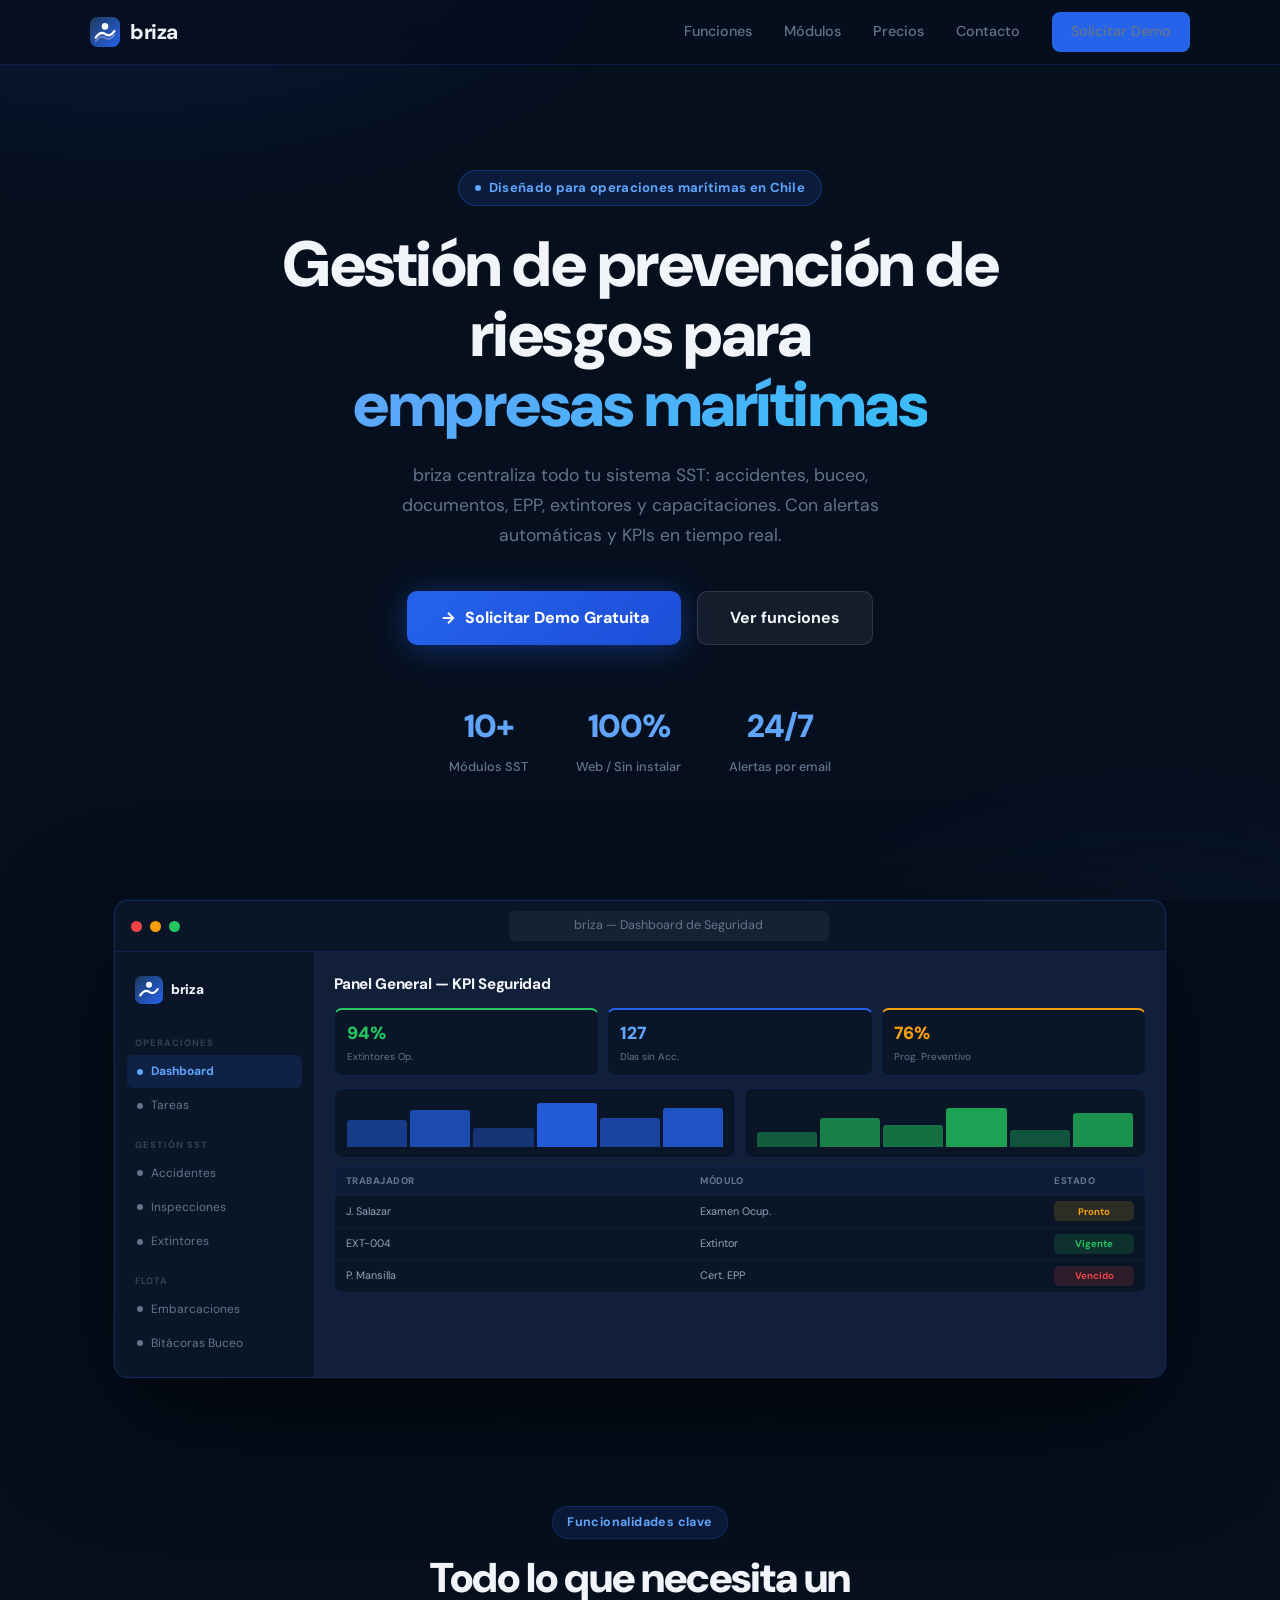
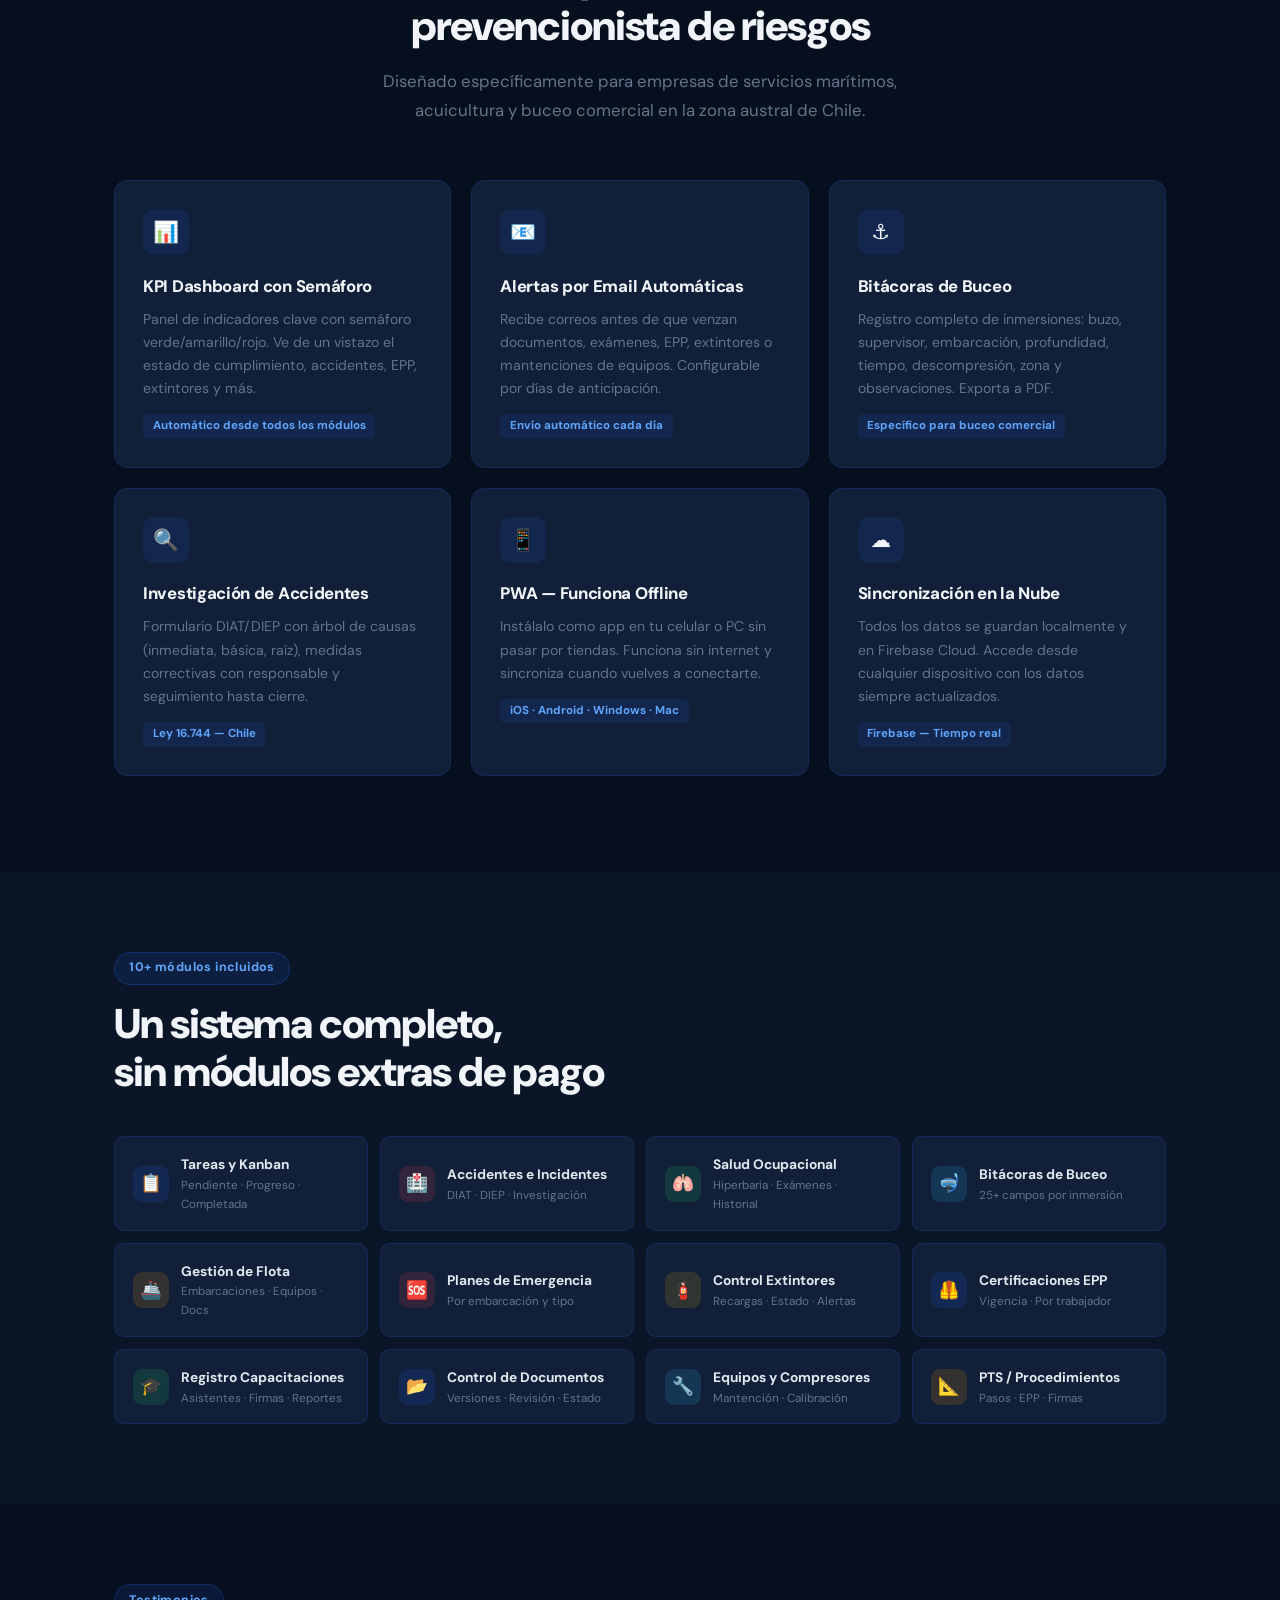
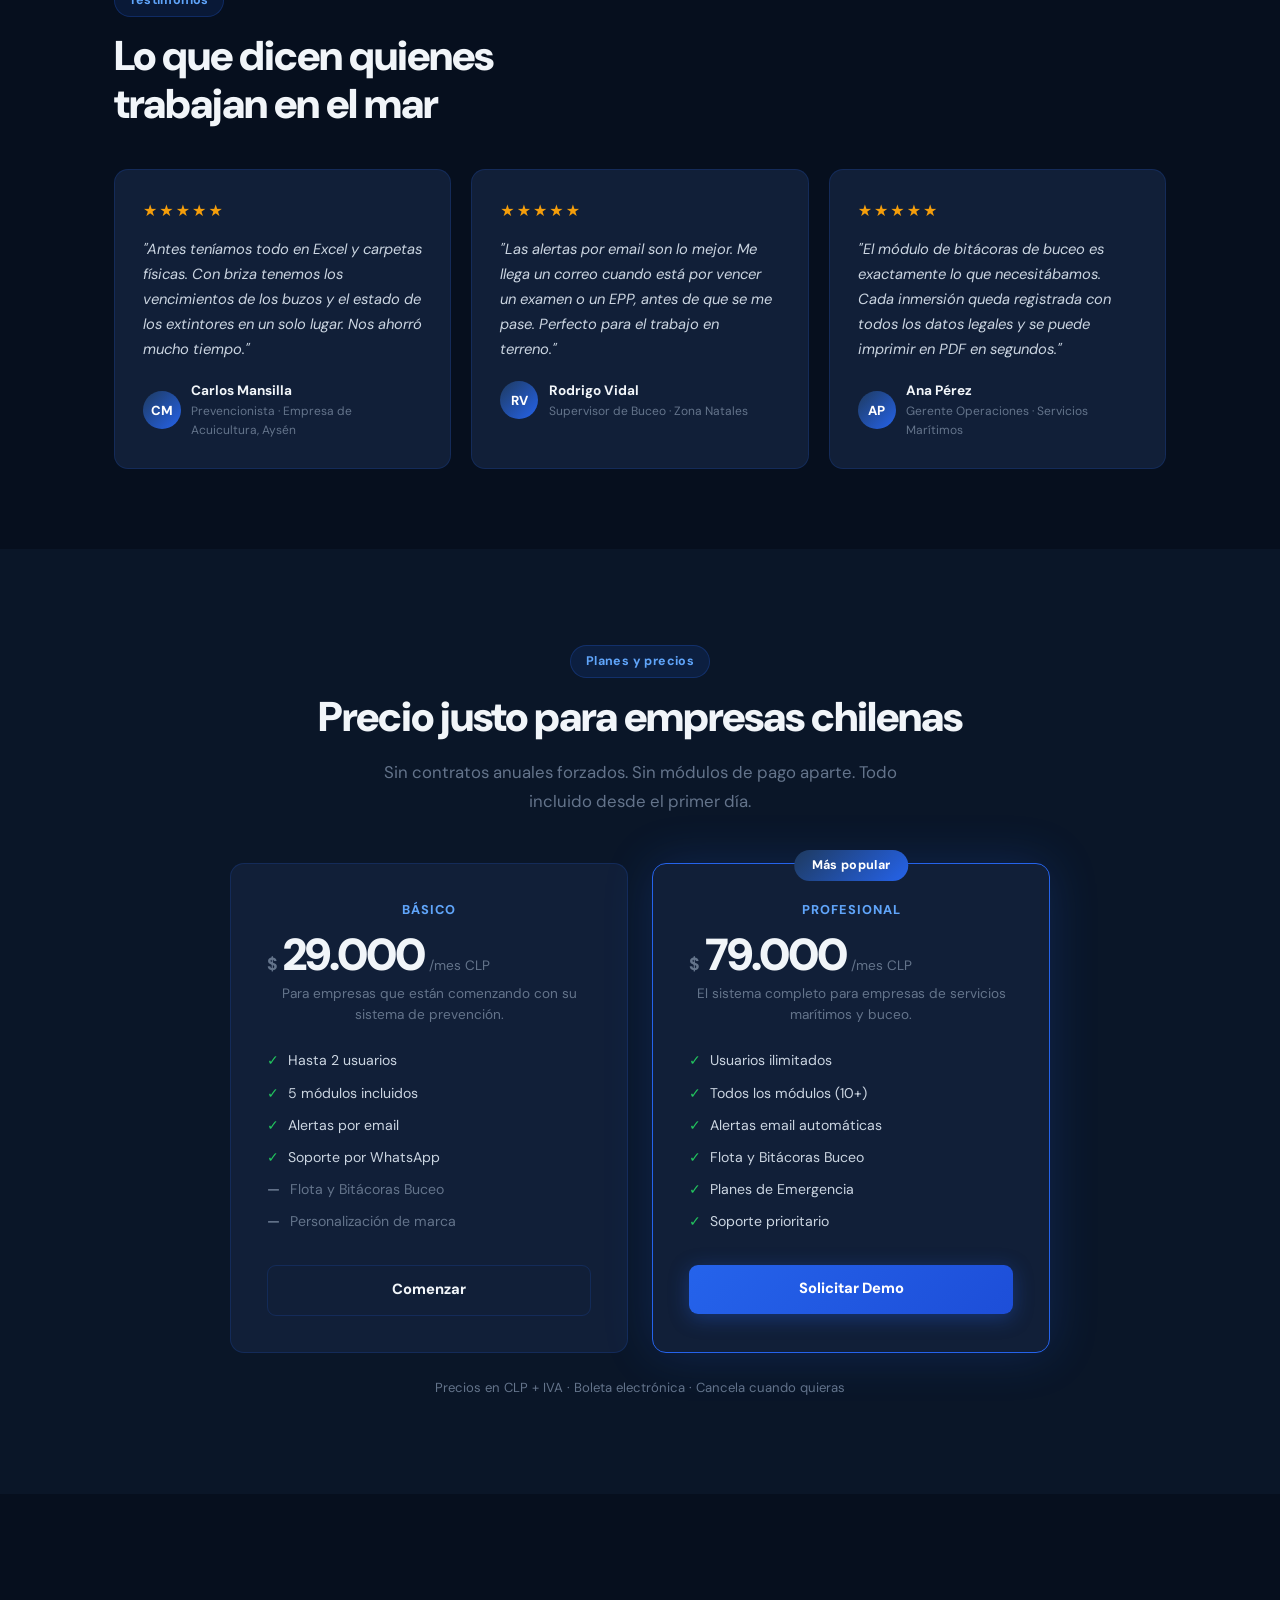
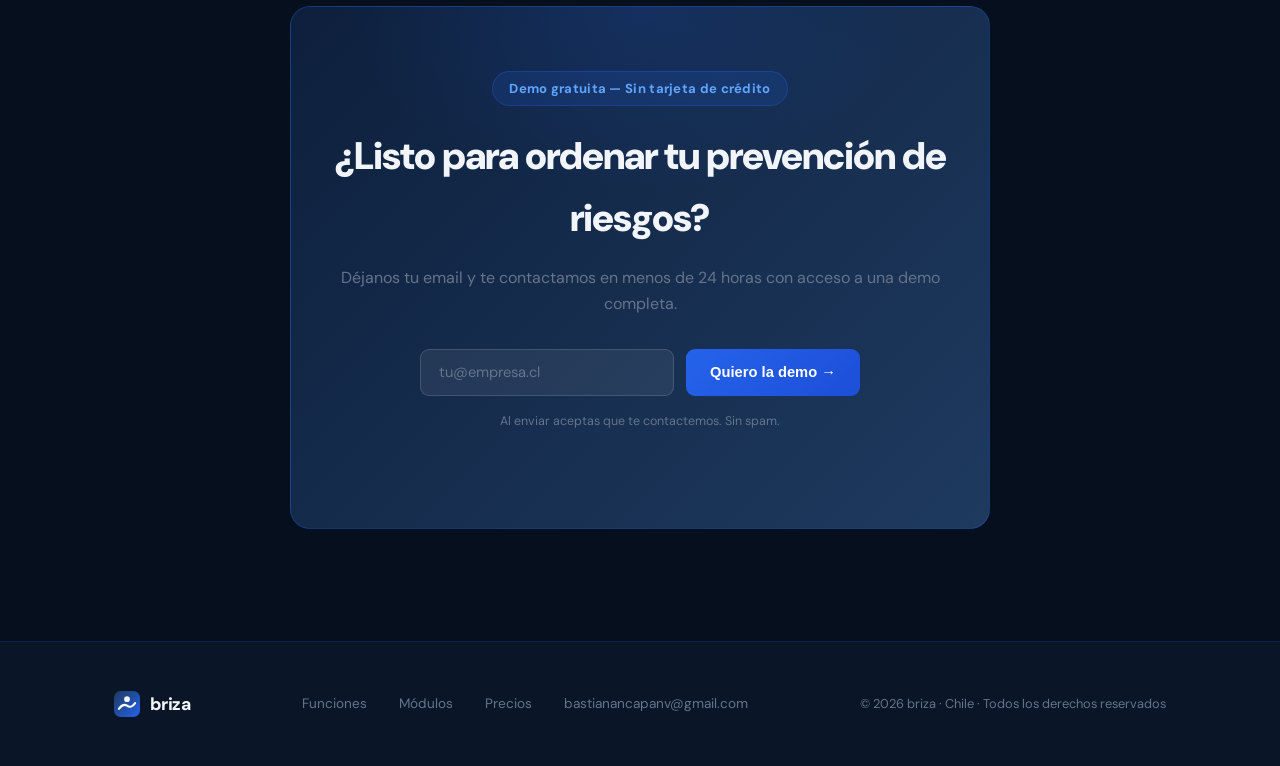
<file: web/index.html>
<!DOCTYPE html>
<html lang="es">
<head>
<meta charset="UTF-8">
<meta name="viewport" content="width=device-width, initial-scale=1.0">
<meta name="theme-color" content="#1e3a5f">
<title>briza — Software de Prevención de Riesgos para Operaciones Marítimas</title>
<meta name="description" content="briza es el sistema integral de prevención de riesgos diseñado para empresas de servicios marítimos y buceo comercial en Chile. KPIs, documentos, alertas y más.">
<link rel="preconnect" href="https://fonts.googleapis.com">
<link href="https://fonts.googleapis.com/css2?family=DM+Sans:wght@300;400;500;600;700;800;900&display=swap" rel="stylesheet">
<style>
*,*::before,*::after{margin:0;padding:0;box-sizing:border-box}
html{scroll-behavior:smooth;font-size:16px}
body{font-family:'DM Sans',system-ui,sans-serif;background:#060f1e;color:#f1f5f9;line-height:1.6;overflow-x:hidden}
a{text-decoration:none;color:inherit}
:root{
  --blue:#2563eb;--blue-dark:#1e3a5f;--blue-light:#60a5fa;
  --cyan:#38bdf8;--green:#22c55e;--orange:#f59e0b;--red:#ef4444;
  --bg:#060f1e;--bg2:#0a1628;--bg3:#0f1e35;--card:#111f38;
  --border:rgba(37,99,235,.18);--muted:#64748b;--text:#f1f5f9;
  --radius:14px;--transition:.2s ease;
}
body::before{content:'';position:fixed;inset:0;pointer-events:none;z-index:0;
  background:radial-gradient(ellipse 80% 60% at 10% -10%,rgba(37,99,235,.15) 0%,transparent 55%),
             radial-gradient(ellipse 60% 50% at 90% 110%,rgba(30,58,95,.2) 0%,transparent 50%)}
nav{position:fixed;top:0;left:0;right:0;z-index:100;padding:0 2rem;
  background:rgba(6,15,30,.85);backdrop-filter:blur(20px);border-bottom:1px solid var(--border)}
.nav-inner{max-width:1100px;margin:0 auto;display:flex;align-items:center;justify-content:space-between;height:64px}
.nav-logo{display:flex;align-items:center;gap:.65rem}
.nav-logo h1{font-size:1.3rem;font-weight:800;letter-spacing:-.5px;color:#f1f5f9}
.nav-links{display:flex;align-items:center;gap:2rem}
.nav-links a{font-size:.9rem;color:var(--muted);font-weight:500;transition:color var(--transition)}
.nav-links a:hover{color:var(--text)}
.btn-nav{background:var(--blue);color:#fff;padding:.52rem 1.2rem;border-radius:8px;font-weight:700;font-size:.88rem;transition:var(--transition)}
.btn-nav:hover{background:#1d4ed8;transform:translateY(-1px)}
.hero{min-height:100vh;display:flex;align-items:center;justify-content:center;text-align:center;padding:7rem 1.5rem 4rem;position:relative;z-index:1}
.hero-badge{display:inline-flex;align-items:center;gap:.5rem;background:rgba(37,99,235,.15);border:1px solid rgba(37,99,235,.3);color:var(--blue-light);padding:.4rem 1rem;border-radius:100px;font-size:.82rem;font-weight:700;letter-spacing:.3px;margin-bottom:1.5rem}
.hero-badge span{width:6px;height:6px;border-radius:50%;background:var(--blue-light);animation:pulse 2s ease-in-out infinite}
@keyframes pulse{0%,100%{opacity:1;transform:scale(1)}50%{opacity:.5;transform:scale(1.4)}}
.hero h1{font-size:clamp(2.4rem,6vw,4rem);font-weight:900;letter-spacing:-1.5px;line-height:1.1;margin-bottom:1.25rem;max-width:780px;margin-left:auto;margin-right:auto}
.hero h1 span{background:linear-gradient(135deg,var(--blue-light),var(--cyan));-webkit-background-clip:text;-webkit-text-fill-color:transparent}
.hero p{font-size:1.1rem;color:var(--muted);max-width:560px;margin:0 auto 2.5rem;line-height:1.7}
.hero-actions{display:flex;gap:1rem;justify-content:center;flex-wrap:wrap;margin-bottom:3.5rem}
.btn-primary{display:inline-flex;align-items:center;gap:.5rem;background:linear-gradient(135deg,var(--blue),#1d4ed8);color:#fff;padding:.85rem 2rem;border-radius:10px;font-weight:800;font-size:1rem;transition:var(--transition);box-shadow:0 4px 30px rgba(37,99,235,.4)}
.btn-primary:hover{transform:translateY(-2px);box-shadow:0 8px 40px rgba(37,99,235,.55)}
.btn-secondary{display:inline-flex;align-items:center;gap:.5rem;background:rgba(255,255,255,.06);border:1px solid rgba(255,255,255,.12);color:var(--text);padding:.85rem 2rem;border-radius:10px;font-weight:700;font-size:1rem;transition:var(--transition)}
.btn-secondary:hover{background:rgba(255,255,255,.10)}
.hero-stats{display:flex;justify-content:center;gap:3rem;flex-wrap:wrap}
.hero-stat span{display:block;font-size:2rem;font-weight:900;color:var(--blue-light);letter-spacing:-1px}
.hero-stat small{font-size:.8rem;color:var(--muted);font-weight:500}
.mockup-wrap{max-width:1100px;margin:0 auto 2rem;padding:0 1.5rem;position:relative;z-index:1}
.mockup{background:var(--card);border:1px solid var(--border);border-radius:var(--radius);overflow:hidden;box-shadow:0 40px 120px rgba(0,0,0,.7),0 0 0 1px rgba(37,99,235,.1)}
.mockup-bar{background:#0a1628;padding:.65rem 1rem;display:flex;align-items:center;gap:.5rem;border-bottom:1px solid var(--border)}
.dot{width:11px;height:11px;border-radius:50%}
.dot-r{background:#ef4444}.dot-y{background:#f59e0b}.dot-g{background:#22c55e}
.mockup-url{flex:1;background:rgba(255,255,255,.05);border-radius:6px;padding:.3rem 1rem;font-size:.78rem;color:var(--muted);max-width:320px;margin:0 auto;text-align:center}
.mockup-content{display:grid;grid-template-columns:200px 1fr;min-height:340px}
.mock-sidebar{background:#0a1628;border-right:1px solid var(--border);padding:1rem .75rem}
.mock-logo{display:flex;align-items:center;gap:.5rem;padding:.5rem;margin-bottom:1rem}
.mock-logo-icon{width:28px;height:28px}
.mock-logo-text{font-size:.85rem;font-weight:800;color:#f1f5f9;letter-spacing:-.3px}
.mock-section{font-size:.58rem;text-transform:uppercase;letter-spacing:1px;color:#334155;font-weight:800;padding:.5rem .5rem .25rem;margin-top:.5rem}
.mock-item{display:flex;align-items:center;gap:.5rem;padding:.42rem .65rem;border-radius:6px;font-size:.75rem;color:#64748b;margin-bottom:.1rem}
.mock-item.active{background:rgba(37,99,235,.15);color:var(--blue-light);font-weight:700}
.mock-dot{width:6px;height:6px;border-radius:50%;background:currentColor;flex-shrink:0}
.mock-main{padding:1.2rem;background:var(--card)}
.mock-header{font-size:.95rem;font-weight:800;letter-spacing:-.3px;margin-bottom:.75rem;color:#f1f5f9}
.mock-kpis{display:grid;grid-template-columns:repeat(3,1fr);gap:.5rem;margin-bottom:.75rem}
.mock-kpi{background:#0a1628;border:1px solid var(--border);border-top:2px solid;border-radius:8px;padding:.6rem .75rem}
.kpi-g{border-top-color:var(--green)}.kpi-y{border-top-color:var(--orange)}.kpi-b{border-top-color:var(--blue)}
.mock-kpi-v{font-size:1.1rem;font-weight:900}.mock-kpi-l{font-size:.62rem;color:var(--muted);margin-top:.1rem}
.mock-charts{display:grid;grid-template-columns:1fr 1fr;gap:.5rem}
.mock-chart{background:#0a1628;border:1px solid var(--border);border-radius:8px;padding:.6rem .75rem;height:70px;display:flex;align-items:flex-end;gap:3px}
.mock-bar{border-radius:3px 3px 0 0;width:100%}
.mock-table{background:#0a1628;border:1px solid var(--border);border-radius:8px;overflow:hidden}
.mock-th{display:grid;grid-template-columns:1fr 1fr 80px;gap:.5rem;padding:.4rem .65rem;background:rgba(37,99,235,.08);font-size:.6rem;text-transform:uppercase;letter-spacing:.5px;color:var(--muted);font-weight:800}
.mock-row{display:grid;grid-template-columns:1fr 1fr 80px;gap:.5rem;padding:.35rem .65rem;border-top:1px solid rgba(255,255,255,.04);font-size:.68rem;color:#94a3b8;align-items:center}
.mock-badge{padding:.15rem .45rem;border-radius:5px;font-size:.6rem;font-weight:700;text-align:center}
section{position:relative;z-index:1}
.section-inner{max-width:1100px;margin:0 auto;padding:0 1.5rem}
.section-label{display:inline-block;background:rgba(37,99,235,.12);border:1px solid rgba(37,99,235,.25);color:var(--blue-light);padding:.35rem .9rem;border-radius:100px;font-size:.78rem;font-weight:700;letter-spacing:.4px;margin-bottom:1rem}
.section-title{font-size:clamp(1.8rem,4vw,2.6rem);font-weight:900;letter-spacing:-1px;line-height:1.15;margin-bottom:1rem}
.section-sub{font-size:1.05rem;color:var(--muted);max-width:520px;line-height:1.7}
.features{padding:6rem 0}
.features-header{text-align:center;margin-bottom:3.5rem}
.features-header .section-sub{margin:0 auto}
.features-grid{display:grid;grid-template-columns:repeat(auto-fill,minmax(300px,1fr));gap:1.25rem}
.feat-card{background:var(--card);border:1px solid var(--border);border-radius:var(--radius);padding:1.75rem;transition:var(--transition);position:relative;overflow:hidden}
.feat-card::before{content:'';position:absolute;top:0;left:0;right:0;height:2px;background:linear-gradient(90deg,transparent,var(--blue),transparent);opacity:0;transition:var(--transition)}
.feat-card:hover{border-color:rgba(37,99,235,.4);transform:translateY(-4px);box-shadow:0 20px 50px rgba(0,0,0,.4)}
.feat-card:hover::before{opacity:1}
.feat-icon{width:46px;height:46px;background:rgba(37,99,235,.12);border-radius:11px;display:grid;place-items:center;margin-bottom:1.1rem;font-size:1.3rem}
.feat-title{font-size:1.05rem;font-weight:800;letter-spacing:-.3px;margin-bottom:.5rem}
.feat-desc{font-size:.88rem;color:var(--muted);line-height:1.65}
.feat-tag{display:inline-block;margin-top:.85rem;font-size:.72rem;font-weight:700;color:var(--blue-light);background:rgba(37,99,235,.12);padding:.2rem .6rem;border-radius:5px}
.modulos{padding:5rem 0;background:var(--bg2)}
.modulos-grid{display:grid;grid-template-columns:repeat(auto-fill,minmax(220px,1fr));gap:.75rem;margin-top:2.5rem}
.mod-card{background:var(--card);border:1px solid var(--border);border-radius:10px;padding:1rem 1.15rem;display:flex;align-items:center;gap:.75rem;transition:var(--transition)}
.mod-card:hover{border-color:rgba(37,99,235,.4);background:#162240}
.mod-icon{width:36px;height:36px;border-radius:9px;display:grid;place-items:center;flex-shrink:0;font-size:1.1rem}
.mod-name{font-size:.86rem;font-weight:700;color:#e2e8f0}
.mod-sub{font-size:.73rem;color:var(--muted);margin-top:.05rem}
.proof{padding:5rem 0}
.proof-grid{display:grid;grid-template-columns:repeat(auto-fill,minmax(300px,1fr));gap:1.25rem;margin-top:2.5rem}
.proof-card{background:var(--card);border:1px solid var(--border);border-radius:var(--radius);padding:1.75rem}
.proof-stars{color:#f59e0b;font-size:1rem;margin-bottom:.85rem;letter-spacing:2px}
.proof-text{font-size:.92rem;color:#cbd5e1;line-height:1.7;margin-bottom:1.1rem;font-style:italic}
.proof-author{display:flex;align-items:center;gap:.65rem}
.proof-avatar{width:38px;height:38px;border-radius:50%;background:linear-gradient(135deg,#1e3a5f,#2563eb);display:grid;place-items:center;font-weight:800;font-size:.82rem;color:#fff;flex-shrink:0}
.proof-name{font-weight:700;font-size:.85rem}
.proof-role{font-size:.75rem;color:var(--muted)}
.pricing{padding:6rem 0;background:var(--bg2)}
.pricing-grid{display:grid;grid-template-columns:repeat(auto-fit,minmax(280px,1fr));gap:1.5rem;margin-top:3rem;max-width:820px;margin-left:auto;margin-right:auto}
.price-card{background:var(--card);border:1px solid var(--border);border-radius:var(--radius);padding:2.25rem;position:relative;transition:var(--transition)}
.price-card.featured{border-color:var(--blue);box-shadow:0 0 50px rgba(37,99,235,.2)}
.price-badge{position:absolute;top:-14px;left:50%;transform:translateX(-50%);background:linear-gradient(135deg,#1e3a5f,var(--blue));color:#fff;padding:.35rem 1.1rem;border-radius:100px;font-size:.78rem;font-weight:800;letter-spacing:.3px;white-space:nowrap}
.price-plan{font-size:.8rem;font-weight:800;text-transform:uppercase;letter-spacing:1px;color:var(--blue-light);margin-bottom:.75rem}
.price-amount{display:flex;align-items:baseline;gap:.3rem;margin-bottom:.35rem}
.price-currency{font-size:1.1rem;font-weight:700;color:var(--muted)}
.price-number{font-size:2.8rem;font-weight:900;letter-spacing:-2px;line-height:1}
.price-period{font-size:.85rem;color:var(--muted)}
.price-desc{font-size:.85rem;color:var(--muted);margin-bottom:1.5rem;line-height:1.55}
.price-features{list-style:none;display:flex;flex-direction:column;gap:.6rem;margin-bottom:2rem}
.price-features li{display:flex;align-items:center;gap:.6rem;font-size:.88rem;color:#cbd5e1}
.price-features li::before{content:'✓';color:var(--green);font-weight:800;flex-shrink:0}
.price-features li.no{color:var(--muted)}
.price-features li.no::before{content:'—';color:var(--muted)}
.btn-price{display:block;text-align:center;padding:.8rem;border-radius:9px;font-weight:800;font-size:.92rem;transition:var(--transition)}
.btn-price-main{background:linear-gradient(135deg,var(--blue),#1d4ed8);color:#fff;box-shadow:0 4px 20px rgba(37,99,235,.35)}
.btn-price-main:hover{box-shadow:0 6px 30px rgba(37,99,235,.55);transform:translateY(-1px)}
.btn-price-outline{border:1px solid var(--border);color:var(--text)}
.btn-price-outline:hover{background:rgba(37,99,235,.1);border-color:rgba(37,99,235,.4)}
.cta{padding:7rem 0;text-align:center}
.cta-box{background:linear-gradient(135deg,#0d1f3c,#1e3a5f);border:1px solid rgba(37,99,235,.3);border-radius:20px;padding:4rem 2rem;max-width:700px;margin:0 auto;position:relative;overflow:hidden}
.cta-box::before{content:'';position:absolute;inset:0;background:radial-gradient(ellipse 70% 60% at 50% 0%,rgba(37,99,235,.15) 0%,transparent 60%)}
.cta-box>*{position:relative;z-index:1}
.cta h2{font-size:clamp(1.8rem,4vw,2.4rem);font-weight:900;letter-spacing:-1px;margin-bottom:1rem}
.cta p{color:var(--muted);margin-bottom:2rem;font-size:1rem}
.cta-input-wrap{display:flex;gap:.75rem;max-width:440px;margin:0 auto;flex-wrap:wrap}
.cta-input{flex:1;background:rgba(255,255,255,.07);border:1px solid rgba(255,255,255,.14);color:var(--text);padding:.8rem 1.1rem;border-radius:9px;font-family:inherit;font-size:.92rem;min-width:0}
.cta-input::placeholder{color:var(--muted)}
.cta-input:focus{outline:none;border-color:var(--blue);box-shadow:0 0 0 3px rgba(37,99,235,.2)}
.btn-cta{background:linear-gradient(135deg,var(--blue),#1d4ed8);color:#fff;padding:.8rem 1.5rem;border-radius:9px;font-weight:800;font-size:.92rem;border:none;cursor:pointer;transition:var(--transition);white-space:nowrap}
.btn-cta:hover{transform:translateY(-1px);box-shadow:0 6px 25px rgba(37,99,235,.45)}
footer{background:var(--bg2);border-top:1px solid var(--border);padding:3rem 0}
.footer-inner{max-width:1100px;margin:0 auto;padding:0 1.5rem;display:flex;align-items:center;justify-content:space-between;flex-wrap:wrap;gap:1.5rem}
.footer-logo{display:flex;align-items:center;gap:.6rem}
.footer-logo h2{font-size:1.1rem;font-weight:800;letter-spacing:-.4px}
.footer-links{display:flex;gap:2rem;flex-wrap:wrap}
.footer-links a{font-size:.85rem;color:var(--muted);transition:color var(--transition)}
.footer-links a:hover{color:var(--text)}
.footer-copy{font-size:.8rem;color:var(--muted)}
@media(max-width:768px){
  .nav-links{display:none}
  .mockup-content{grid-template-columns:1fr}
  .mock-sidebar{display:none}
  .mock-kpis{grid-template-columns:1fr 1fr}
  .hero-stats{gap:1.5rem}
  .cta-input-wrap{flex-direction:column}
}
@media(max-width:480px){
  .mock-kpis{grid-template-columns:1fr}
  .mock-charts{grid-template-columns:1fr}
}
</style>
</head>
<body>

<nav>
  <div class="nav-inner">
    <div class="nav-logo">
      <svg viewBox="0 0 32 32" width="30" height="30" fill="none">
        <defs><linearGradient id="ng" x1="0" y1="0" x2="32" y2="32" gradientUnits="userSpaceOnUse"><stop offset="0%" stop-color="#1e3a5f"/><stop offset="100%" stop-color="#2563eb"/></linearGradient></defs>
        <rect width="32" height="32" rx="8" fill="url(#ng)"/>
        <path d="M6 22 Q11 15 16 18 Q21 22 26 15" stroke="white" stroke-width="2.5" stroke-linecap="round"/>
        <path d="M6 26 Q11 19 16 22 Q21 26 26 19" stroke="rgba(255,255,255,0.35)" stroke-width="1.8" stroke-linecap="round"/>
        <circle cx="16" cy="10" r="3.5" fill="white" opacity="0.95"/>
      </svg>
      <h1>briza</h1>
    </div>
    <div class="nav-links">
      <a href="#funciones">Funciones</a>
      <a href="#modulos">Módulos</a>
      <a href="#precios">Precios</a>
      <a href="#contacto">Contacto</a>
      <a href="#contacto" class="btn-nav">Solicitar Demo</a>
    </div>
  </div>
</nav>

<section class="hero">
  <div>
    <div class="hero-badge"><span></span>Diseñado para operaciones marítimas en Chile</div>
    <h1>Gestión de prevención de riesgos para<br><span>empresas marítimas</span></h1>
    <p>briza centraliza todo tu sistema SST: accidentes, buceo, documentos, EPP, extintores y capacitaciones. Con alertas automáticas y KPIs en tiempo real.</p>
    <div class="hero-actions">
      <a href="#contacto" class="btn-primary">
        <svg width="18" height="18" fill="none" stroke="currentColor" stroke-width="2.5" viewBox="0 0 24 24"><path d="M5 12h14M12 5l7 7-7 7"/></svg>
        Solicitar Demo Gratuita
      </a>
      <a href="#funciones" class="btn-secondary">Ver funciones</a>
    </div>
    <div class="hero-stats">
      <div class="hero-stat"><span>10+</span><small>Módulos SST</small></div>
      <div class="hero-stat"><span>100%</span><small>Web / Sin instalar</small></div>
      <div class="hero-stat"><span>24/7</span><small>Alertas por email</small></div>
    </div>
  </div>
</section>

<div class="mockup-wrap">
  <div class="mockup">
    <div class="mockup-bar">
      <div class="dot dot-r"></div><div class="dot dot-y"></div><div class="dot dot-g"></div>
      <div class="mockup-url">briza — Dashboard de Seguridad</div>
    </div>
    <div class="mockup-content">
      <div class="mock-sidebar">
        <div class="mock-logo">
          <svg class="mock-logo-icon" viewBox="0 0 32 32" fill="none"><defs><linearGradient id="mlg" x1="0" y1="0" x2="32" y2="32" gradientUnits="userSpaceOnUse"><stop offset="0%" stop-color="#1e3a5f"/><stop offset="100%" stop-color="#2563eb"/></linearGradient></defs><rect width="32" height="32" rx="8" fill="url(#mlg)"/><path d="M6 22 Q11 15 16 18 Q21 22 26 15" stroke="white" stroke-width="2.5" stroke-linecap="round"/><circle cx="16" cy="10" r="3.5" fill="white" opacity="0.95"/></svg>
          <span class="mock-logo-text">briza</span>
        </div>
        <div class="mock-section">Operaciones</div>
        <div class="mock-item active"><div class="mock-dot"></div>Dashboard</div>
        <div class="mock-item"><div class="mock-dot"></div>Tareas</div>
        <div class="mock-section">Gestión SST</div>
        <div class="mock-item"><div class="mock-dot"></div>Accidentes</div>
        <div class="mock-item"><div class="mock-dot"></div>Inspecciones</div>
        <div class="mock-item"><div class="mock-dot"></div>Extintores</div>
        <div class="mock-section">Flota</div>
        <div class="mock-item"><div class="mock-dot"></div>Embarcaciones</div>
        <div class="mock-item"><div class="mock-dot"></div>Bitácoras Buceo</div>
      </div>
      <div class="mock-main">
        <div class="mock-header">Panel General — KPI Seguridad</div>
        <div class="mock-kpis">
          <div class="mock-kpi kpi-g"><div class="mock-kpi-v" style="color:#22c55e">94%</div><div class="mock-kpi-l">Extintores Op.</div></div>
          <div class="mock-kpi kpi-b"><div class="mock-kpi-v" style="color:#60a5fa">127</div><div class="mock-kpi-l">Días sin Acc.</div></div>
          <div class="mock-kpi kpi-y"><div class="mock-kpi-v" style="color:#f59e0b">76%</div><div class="mock-kpi-l">Prog. Preventivo</div></div>
        </div>
        <div class="mock-charts" style="margin-bottom:.5rem">
          <div class="mock-chart">
            <div class="mock-bar" style="height:55%;background:rgba(37,99,235,.5)"></div>
            <div class="mock-bar" style="height:75%;background:rgba(37,99,235,.7)"></div>
            <div class="mock-bar" style="height:40%;background:rgba(37,99,235,.4)"></div>
            <div class="mock-bar" style="height:90%;background:rgba(37,99,235,.9)"></div>
            <div class="mock-bar" style="height:60%;background:rgba(37,99,235,.6)"></div>
            <div class="mock-bar" style="height:80%;background:rgba(37,99,235,.8)"></div>
          </div>
          <div class="mock-chart">
            <div class="mock-bar" style="height:30%;background:rgba(34,197,94,.4)"></div>
            <div class="mock-bar" style="height:60%;background:rgba(34,197,94,.6)"></div>
            <div class="mock-bar" style="height:45%;background:rgba(34,197,94,.5)"></div>
            <div class="mock-bar" style="height:80%;background:rgba(34,197,94,.8)"></div>
            <div class="mock-bar" style="height:35%;background:rgba(34,197,94,.35)"></div>
            <div class="mock-bar" style="height:70%;background:rgba(34,197,94,.7)"></div>
          </div>
        </div>
        <div class="mock-table">
          <div class="mock-th"><span>Trabajador</span><span>Módulo</span><span>Estado</span></div>
          <div class="mock-row"><span>J. Salazar</span><span>Examen Ocup.</span><span class="mock-badge" style="background:rgba(234,179,8,.15);color:#f59e0b">Pronto</span></div>
          <div class="mock-row"><span>EXT-004</span><span>Extintor</span><span class="mock-badge" style="background:rgba(34,197,94,.15);color:#22c55e">Vigente</span></div>
          <div class="mock-row"><span>P. Mansilla</span><span>Cert. EPP</span><span class="mock-badge" style="background:rgba(239,68,68,.15);color:#ef4444">Vencido</span></div>
        </div>
      </div>
    </div>
  </div>
</div>

<section class="features" id="funciones">
  <div class="section-inner">
    <div class="features-header">
      <div class="section-label">Funcionalidades clave</div>
      <h2 class="section-title">Todo lo que necesita un<br>prevencionista de riesgos</h2>
      <p class="section-sub">Diseñado específicamente para empresas de servicios marítimos, acuicultura y buceo comercial en la zona austral de Chile.</p>
    </div>
    <div class="features-grid">
      <div class="feat-card"><div class="feat-icon">📊</div><h3 class="feat-title">KPI Dashboard con Semáforo</h3><p class="feat-desc">Panel de indicadores clave con semáforo verde/amarillo/rojo. Ve de un vistazo el estado de cumplimiento, accidentes, EPP, extintores y más.</p><span class="feat-tag">Automático desde todos los módulos</span></div>
      <div class="feat-card"><div class="feat-icon">📧</div><h3 class="feat-title">Alertas por Email Automáticas</h3><p class="feat-desc">Recibe correos antes de que venzan documentos, exámenes, EPP, extintores o mantenciones de equipos. Configurable por días de anticipación.</p><span class="feat-tag">Envío automático cada día</span></div>
      <div class="feat-card"><div class="feat-icon">⚓</div><h3 class="feat-title">Bitácoras de Buceo</h3><p class="feat-desc">Registro completo de inmersiones: buzo, supervisor, embarcación, profundidad, tiempo, descompresión, zona y observaciones. Exporta a PDF.</p><span class="feat-tag">Específico para buceo comercial</span></div>
      <div class="feat-card"><div class="feat-icon">🔍</div><h3 class="feat-title">Investigación de Accidentes</h3><p class="feat-desc">Formulario DIAT/DIEP con árbol de causas (inmediata, básica, raíz), medidas correctivas con responsable y seguimiento hasta cierre.</p><span class="feat-tag">Ley 16.744 — Chile</span></div>
      <div class="feat-card"><div class="feat-icon">📱</div><h3 class="feat-title">PWA — Funciona Offline</h3><p class="feat-desc">Instálalo como app en tu celular o PC sin pasar por tiendas. Funciona sin internet y sincroniza cuando vuelves a conectarte.</p><span class="feat-tag">iOS · Android · Windows · Mac</span></div>
      <div class="feat-card"><div class="feat-icon">☁️</div><h3 class="feat-title">Sincronización en la Nube</h3><p class="feat-desc">Todos los datos se guardan localmente y en Firebase Cloud. Accede desde cualquier dispositivo con los datos siempre actualizados.</p><span class="feat-tag">Firebase — Tiempo real</span></div>
    </div>
  </div>
</section>

<section class="modulos" id="modulos">
  <div class="section-inner">
    <div class="section-label">10+ módulos incluidos</div>
    <h2 class="section-title">Un sistema completo,<br>sin módulos extras de pago</h2>
    <div class="modulos-grid">
      <div class="mod-card"><div class="mod-icon" style="background:rgba(37,99,235,.15);color:#60a5fa">📋</div><div><div class="mod-name">Tareas y Kanban</div><div class="mod-sub">Pendiente · Progreso · Completada</div></div></div>
      <div class="mod-card"><div class="mod-icon" style="background:rgba(239,68,68,.15);color:#f87171">🏥</div><div><div class="mod-name">Accidentes e Incidentes</div><div class="mod-sub">DIAT · DIEP · Investigación</div></div></div>
      <div class="mod-card"><div class="mod-icon" style="background:rgba(34,197,94,.15);color:#4ade80">🫁</div><div><div class="mod-name">Salud Ocupacional</div><div class="mod-sub">Hiperbaria · Exámenes · Historial</div></div></div>
      <div class="mod-card"><div class="mod-icon" style="background:rgba(56,189,248,.15);color:#38bdf8">🤿</div><div><div class="mod-name">Bitácoras de Buceo</div><div class="mod-sub">25+ campos por inmersión</div></div></div>
      <div class="mod-card"><div class="mod-icon" style="background:rgba(245,158,11,.15);color:#fbbf24">🚢</div><div><div class="mod-name">Gestión de Flota</div><div class="mod-sub">Embarcaciones · Equipos · Docs</div></div></div>
      <div class="mod-card"><div class="mod-icon" style="background:rgba(239,68,68,.15);color:#f87171">🆘</div><div><div class="mod-name">Planes de Emergencia</div><div class="mod-sub">Por embarcación y tipo</div></div></div>
      <div class="mod-card"><div class="mod-icon" style="background:rgba(234,179,8,.15);color:#fbbf24">🧯</div><div><div class="mod-name">Control Extintores</div><div class="mod-sub">Recargas · Estado · Alertas</div></div></div>
      <div class="mod-card"><div class="mod-icon" style="background:rgba(37,99,235,.15);color:#60a5fa">🦺</div><div><div class="mod-name">Certificaciones EPP</div><div class="mod-sub">Vigencia · Por trabajador</div></div></div>
      <div class="mod-card"><div class="mod-icon" style="background:rgba(34,197,94,.15);color:#4ade80">🎓</div><div><div class="mod-name">Registro Capacitaciones</div><div class="mod-sub">Asistentes · Firmas · Reportes</div></div></div>
      <div class="mod-card"><div class="mod-icon" style="background:rgba(37,99,235,.15);color:#60a5fa">📂</div><div><div class="mod-name">Control de Documentos</div><div class="mod-sub">Versiones · Revisión · Estado</div></div></div>
      <div class="mod-card"><div class="mod-icon" style="background:rgba(56,189,248,.15);color:#38bdf8">🔧</div><div><div class="mod-name">Equipos y Compresores</div><div class="mod-sub">Mantención · Calibración</div></div></div>
      <div class="mod-card"><div class="mod-icon" style="background:rgba(245,158,11,.15);color:#fbbf24">📐</div><div><div class="mod-name">PTS / Procedimientos</div><div class="mod-sub">Pasos · EPP · Firmas</div></div></div>
    </div>
  </div>
</section>

<section class="proof" id="testimonios">
  <div class="section-inner">
    <div class="section-label">Testimonios</div>
    <h2 class="section-title">Lo que dicen quienes<br>trabajan en el mar</h2>
    <div class="proof-grid">
      <div class="proof-card"><div class="proof-stars">★★★★★</div><p class="proof-text">"Antes teníamos todo en Excel y carpetas físicas. Con briza tenemos los vencimientos de los buzos y el estado de los extintores en un solo lugar. Nos ahorró mucho tiempo."</p><div class="proof-author"><div class="proof-avatar">CM</div><div><div class="proof-name">Carlos Mansilla</div><div class="proof-role">Prevencionista · Empresa de Acuicultura, Aysén</div></div></div></div>
      <div class="proof-card"><div class="proof-stars">★★★★★</div><p class="proof-text">"Las alertas por email son lo mejor. Me llega un correo cuando está por vencer un examen o un EPP, antes de que se me pase. Perfecto para el trabajo en terreno."</p><div class="proof-author"><div class="proof-avatar">RV</div><div><div class="proof-name">Rodrigo Vidal</div><div class="proof-role">Supervisor de Buceo · Zona Natales</div></div></div></div>
      <div class="proof-card"><div class="proof-stars">★★★★★</div><p class="proof-text">"El módulo de bitácoras de buceo es exactamente lo que necesitábamos. Cada inmersión queda registrada con todos los datos legales y se puede imprimir en PDF en segundos."</p><div class="proof-author"><div class="proof-avatar">AP</div><div><div class="proof-name">Ana Pérez</div><div class="proof-role">Gerente Operaciones · Servicios Marítimos</div></div></div></div>
    </div>
  </div>
</section>

<section class="pricing" id="precios">
  <div class="section-inner" style="text-align:center">
    <div class="section-label">Planes y precios</div>
    <h2 class="section-title">Precio justo para empresas chilenas</h2>
    <p class="section-sub" style="margin:0 auto">Sin contratos anuales forzados. Sin módulos de pago aparte. Todo incluido desde el primer día.</p>
    <div class="pricing-grid">
      <div class="price-card">
        <div class="price-plan">Básico</div>
        <div class="price-amount"><span class="price-currency">$</span><span class="price-number">29.000</span><span class="price-period">/mes CLP</span></div>
        <p class="price-desc">Para empresas que están comenzando con su sistema de prevención.</p>
        <ul class="price-features"><li>Hasta 2 usuarios</li><li>5 módulos incluidos</li><li>Alertas por email</li><li>Soporte por WhatsApp</li><li class="no">Flota y Bitácoras Buceo</li><li class="no">Personalización de marca</li></ul>
        <a href="#contacto" class="btn-price btn-price-outline">Comenzar</a>
      </div>
      <div class="price-card featured">
        <div class="price-badge">Más popular</div>
        <div class="price-plan">Profesional</div>
        <div class="price-amount"><span class="price-currency">$</span><span class="price-number">79.000</span><span class="price-period">/mes CLP</span></div>
        <p class="price-desc">El sistema completo para empresas de servicios marítimos y buceo.</p>
        <ul class="price-features"><li>Usuarios ilimitados</li><li>Todos los módulos (10+)</li><li>Alertas email automáticas</li><li>Flota y Bitácoras Buceo</li><li>Planes de Emergencia</li><li>Soporte prioritario</li></ul>
        <a href="#contacto" class="btn-price btn-price-main">Solicitar Demo</a>
      </div>
    </div>
    <p style="font-size:.82rem;color:var(--muted);margin-top:1.5rem">Precios en CLP + IVA · Boleta electrónica · Cancela cuando quieras</p>
  </div>
</section>

<section class="cta" id="contacto">
  <div class="section-inner">
    <div class="cta-box">
      <div class="hero-badge" style="margin-bottom:1.25rem">Demo gratuita — Sin tarjeta de crédito</div>
      <h2>¿Listo para ordenar tu prevención de riesgos?</h2>
      <p>Déjanos tu email y te contactamos en menos de 24 horas con acceso a una demo completa.</p>
      <form class="cta-input-wrap" onsubmit="handleCTA(event)">
        <input type="email" class="cta-input" id="ctaEmail" placeholder="tu@empresa.cl" required>
        <button type="submit" class="btn-cta">Quiero la demo →</button>
      </form>
      <p style="font-size:.78rem;color:var(--muted);margin-top:1rem">Al enviar aceptas que te contactemos. Sin spam.</p>
    </div>
  </div>
</section>

<footer>
  <div class="footer-inner">
    <div class="footer-logo">
      <svg viewBox="0 0 32 32" width="26" height="26" fill="none"><defs><linearGradient id="fg" x1="0" y1="0" x2="32" y2="32" gradientUnits="userSpaceOnUse"><stop offset="0%" stop-color="#1e3a5f"/><stop offset="100%" stop-color="#2563eb"/></linearGradient></defs><rect width="32" height="32" rx="8" fill="url(#fg)"/><path d="M6 22 Q11 15 16 18 Q21 22 26 15" stroke="white" stroke-width="2.5" stroke-linecap="round"/><circle cx="16" cy="10" r="3.5" fill="white" opacity="0.95"/></svg>
      <h2>briza</h2>
    </div>
    <div class="footer-links">
      <a href="#funciones">Funciones</a>
      <a href="#modulos">Módulos</a>
      <a href="#precios">Precios</a>
      <a href="mailto:bastianancapanv@gmail.com">bastianancapanv@gmail.com</a>
    </div>
    <div class="footer-copy">© 2026 briza · Chile · Todos los derechos reservados</div>
  </div>
</footer>

<script>
function handleCTA(e){
  e.preventDefault();
  const email=document.getElementById('ctaEmail').value;
  const btn=e.target.querySelector('button');
  btn.textContent='✓ Enviado — Te contactaremos pronto';
  btn.style.background='#15803d';
  btn.disabled=true;
  setTimeout(()=>{
    window.location.href=`mailto:bastianancapanv@gmail.com?subject=Demo briza — ${email}&body=Hola, me interesa una demo de briza. Mi email es: ${email}`;
  },800);
}
document.querySelectorAll('a[href^="#"]').forEach(a=>{
  a.addEventListener('click',e=>{
    const t=document.querySelector(a.getAttribute('href'));
    if(t){e.preventDefault();t.scrollIntoView({behavior:'smooth',block:'start'});}
  });
});
</script>
</body>
</html>
</file>
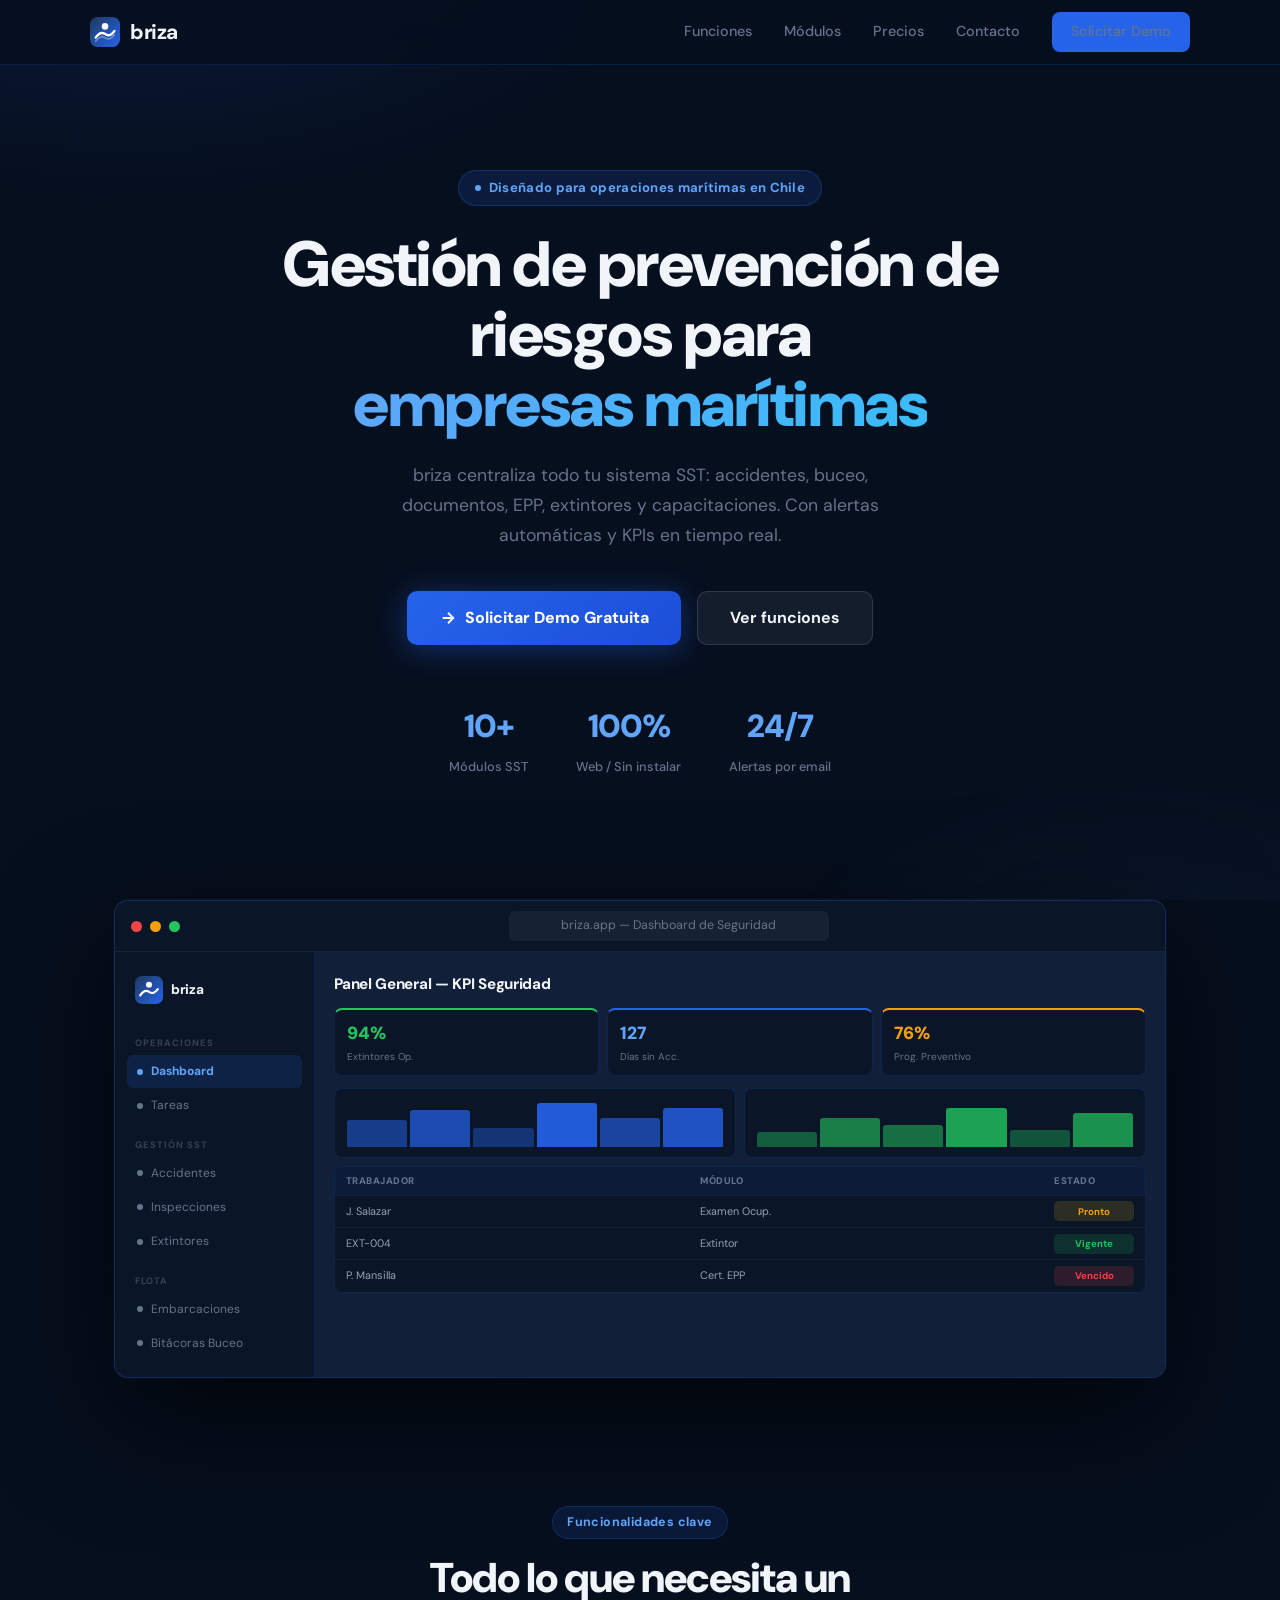
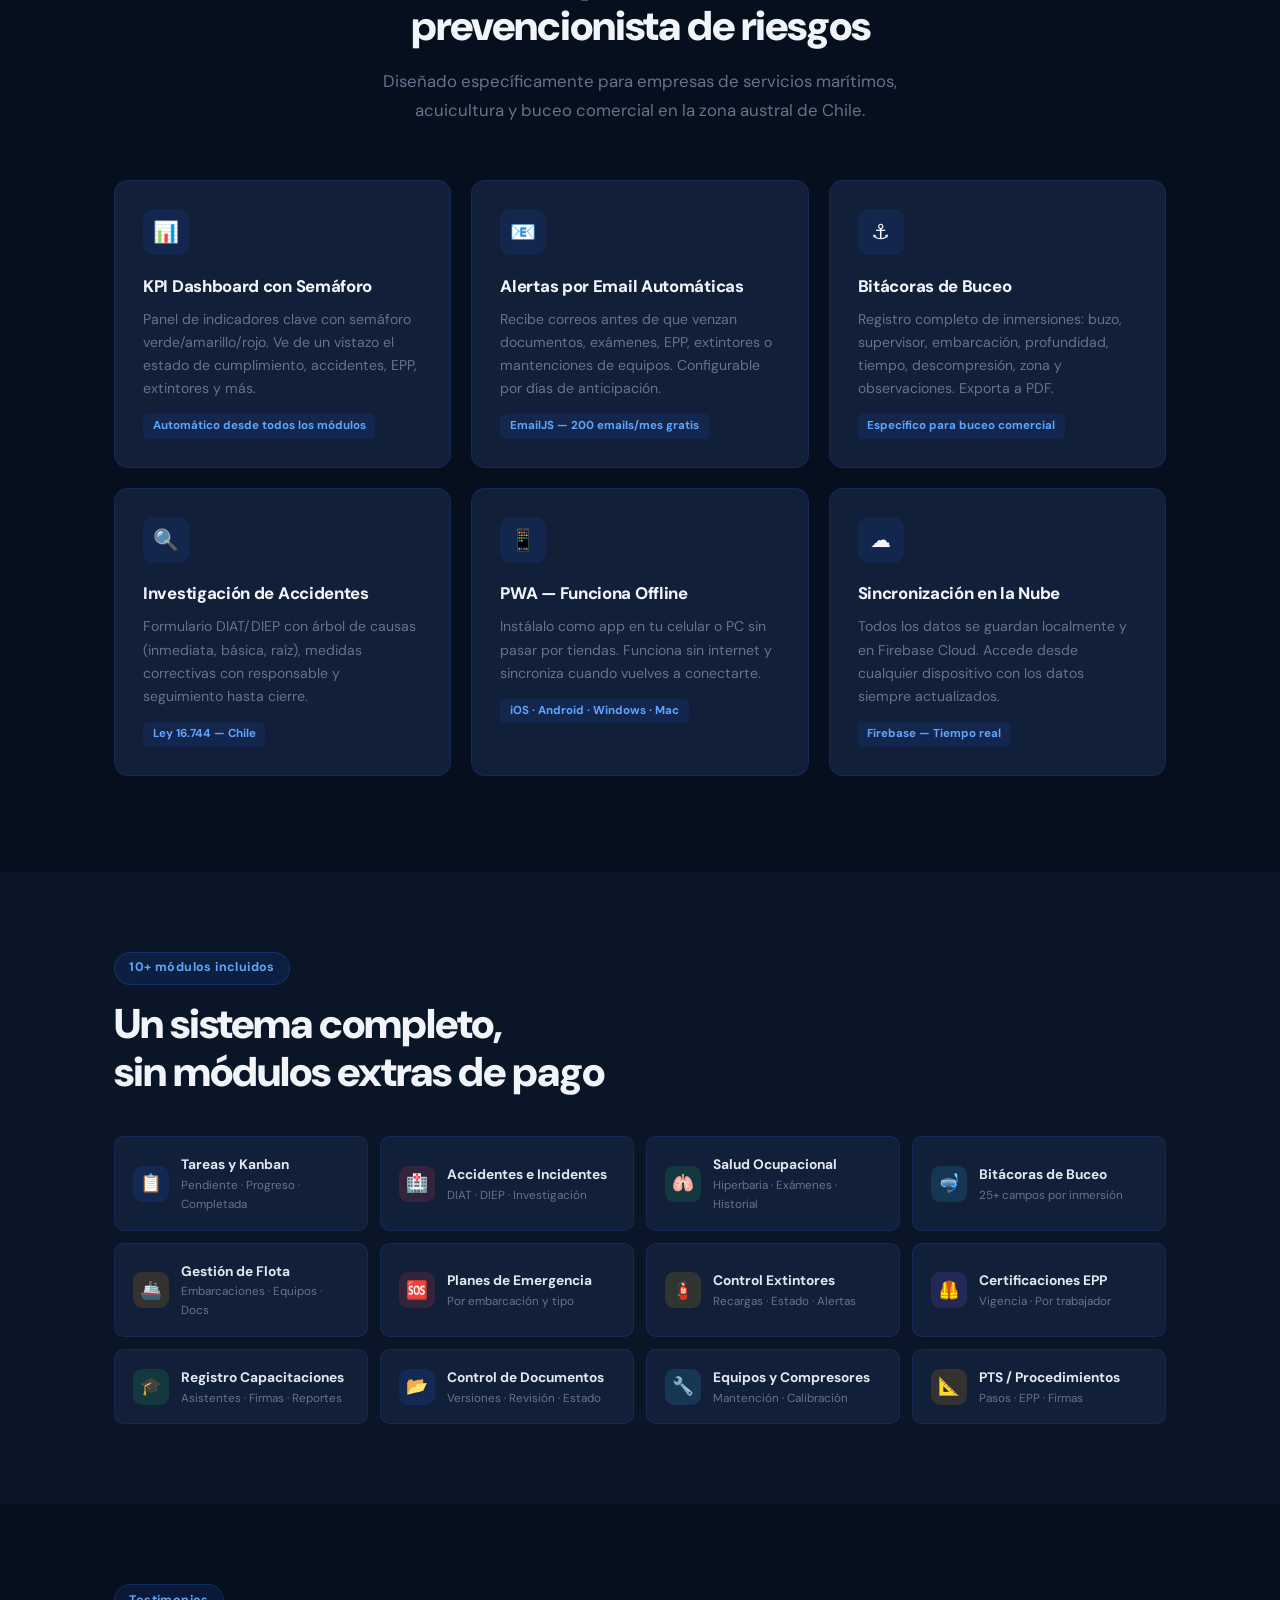
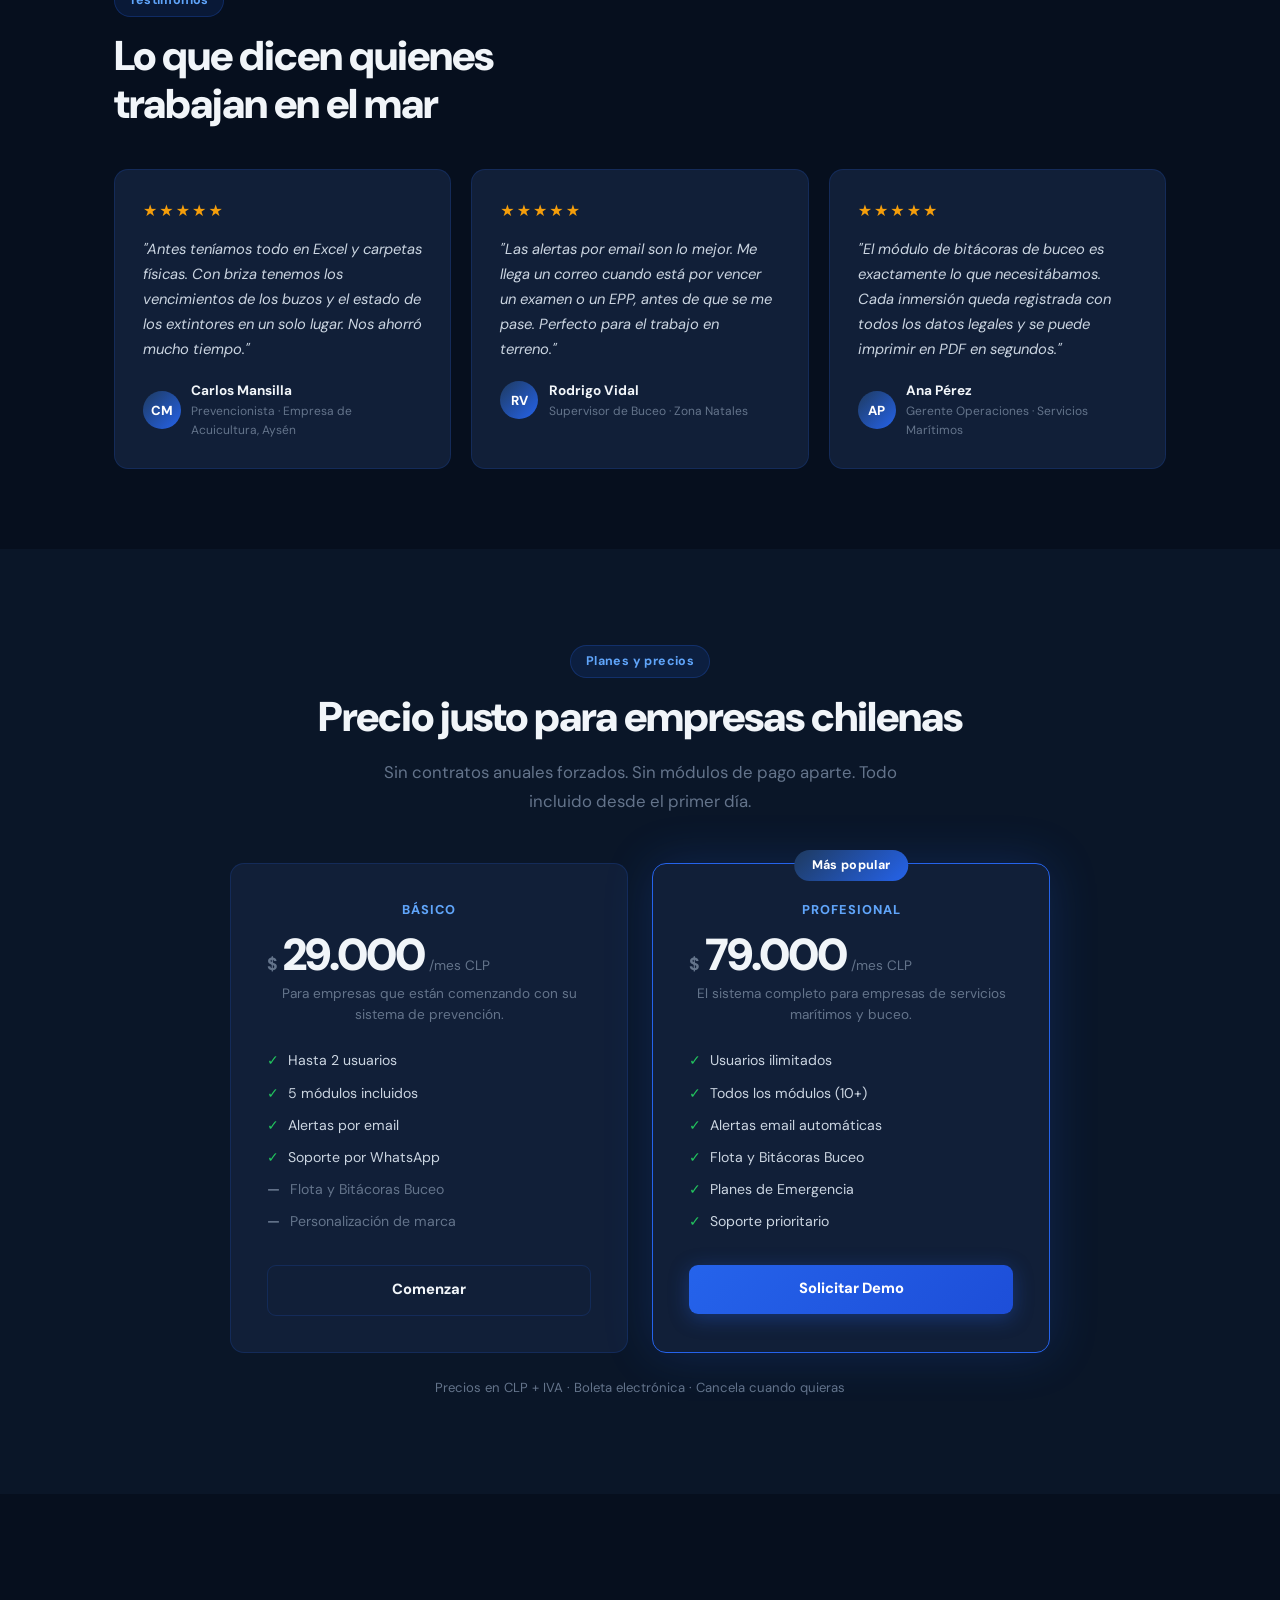
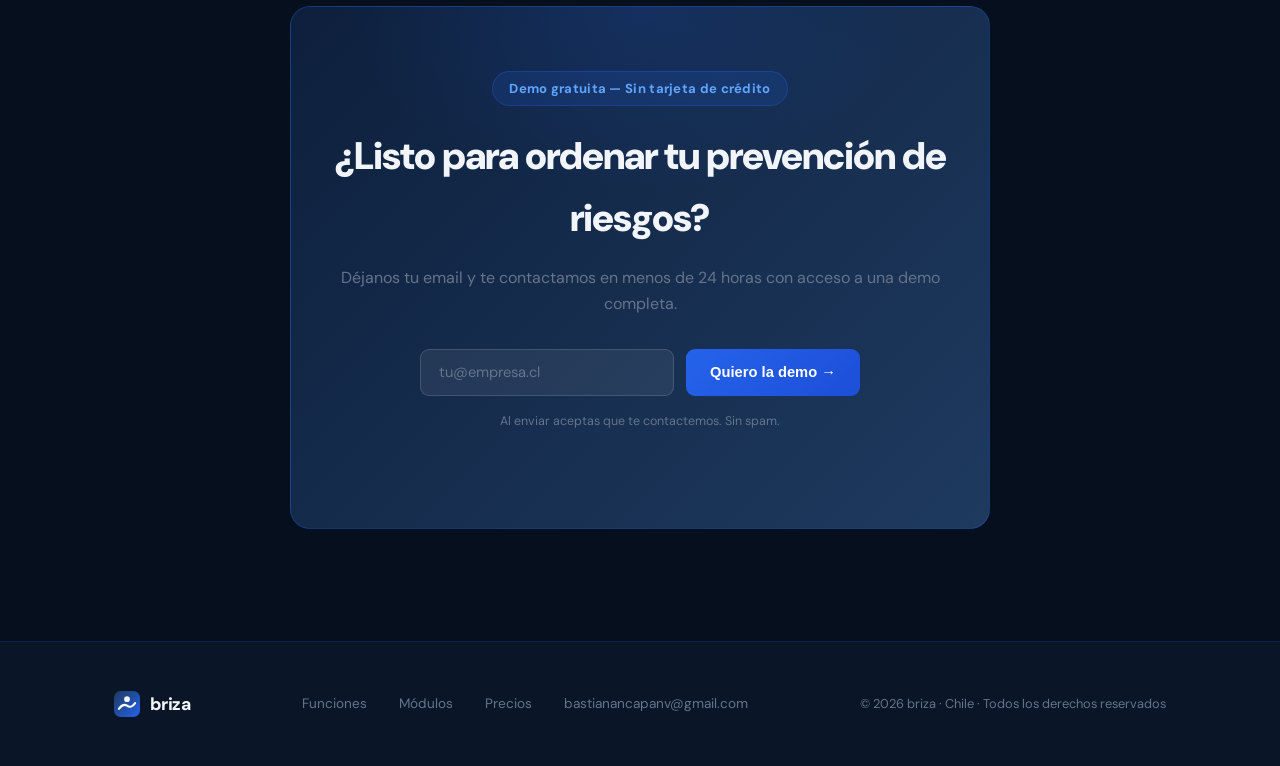
<file: landing.html>
<!DOCTYPE html>
<html lang="es">
<head>
<meta charset="UTF-8">
<meta name="viewport" content="width=device-width, initial-scale=1.0">
<meta name="theme-color" content="#1e3a5f">
<title>briza — Software de Prevención de Riesgos para Operaciones Marítimas</title>
<meta name="description" content="briza es el sistema integral de prevención de riesgos diseñado para empresas de servicios marítimos y buceo comercial en Chile. KPIs, documentos, alertas y más.">
<link rel="preconnect" href="https://fonts.googleapis.com">
<link href="https://fonts.googleapis.com/css2?family=DM+Sans:wght@300;400;500;600;700;800;900&display=swap" rel="stylesheet">
<style>
*,*::before,*::after{margin:0;padding:0;box-sizing:border-box}
html{scroll-behavior:smooth;font-size:16px}
body{font-family:'DM Sans',system-ui,sans-serif;background:#060f1e;color:#f1f5f9;line-height:1.6;overflow-x:hidden}
a{text-decoration:none;color:inherit}

/* ── Variables ── */
:root{
  --blue:#2563eb;--blue-dark:#1e3a5f;--blue-light:#60a5fa;
  --cyan:#38bdf8;--green:#22c55e;--orange:#f59e0b;--red:#ef4444;
  --bg:#060f1e;--bg2:#0a1628;--bg3:#0f1e35;--card:#111f38;
  --border:rgba(37,99,235,.18);--muted:#64748b;--text:#f1f5f9;
  --radius:14px;--transition:.2s ease;
}

/* ── Noise overlay ── */
body::before{content:'';position:fixed;inset:0;pointer-events:none;z-index:0;
  background:radial-gradient(ellipse 80% 60% at 10% -10%,rgba(37,99,235,.15) 0%,transparent 55%),
             radial-gradient(ellipse 60% 50% at 90% 110%,rgba(30,58,95,.2) 0%,transparent 50%)}

/* ── Nav ── */
nav{position:fixed;top:0;left:0;right:0;z-index:100;padding:0 2rem;
  background:rgba(6,15,30,.85);backdrop-filter:blur(20px);border-bottom:1px solid var(--border)}
.nav-inner{max-width:1100px;margin:0 auto;display:flex;align-items:center;justify-content:space-between;height:64px}
.nav-logo{display:flex;align-items:center;gap:.65rem}
.nav-logo h1{font-size:1.3rem;font-weight:800;letter-spacing:-.5px;color:#f1f5f9}
.nav-links{display:flex;align-items:center;gap:2rem}
.nav-links a{font-size:.9rem;color:var(--muted);font-weight:500;transition:color var(--transition)}
.nav-links a:hover{color:var(--text)}
.btn-nav{background:var(--blue);color:#fff;padding:.52rem 1.2rem;border-radius:8px;font-weight:700;font-size:.88rem;transition:var(--transition)}
.btn-nav:hover{background:#1d4ed8;transform:translateY(-1px)}

/* ── Hero ── */
.hero{min-height:100vh;display:flex;align-items:center;justify-content:center;text-align:center;padding:7rem 1.5rem 4rem;position:relative;z-index:1}
.hero-badge{display:inline-flex;align-items:center;gap:.5rem;background:rgba(37,99,235,.15);border:1px solid rgba(37,99,235,.3);color:var(--blue-light);padding:.4rem 1rem;border-radius:100px;font-size:.82rem;font-weight:700;letter-spacing:.3px;margin-bottom:1.5rem}
.hero-badge span{width:6px;height:6px;border-radius:50%;background:var(--blue-light);animation:pulse 2s ease-in-out infinite}
@keyframes pulse{0%,100%{opacity:1;transform:scale(1)}50%{opacity:.5;transform:scale(1.4)}}
.hero h1{font-size:clamp(2.4rem,6vw,4rem);font-weight:900;letter-spacing:-1.5px;line-height:1.1;margin-bottom:1.25rem;max-width:780px;margin-left:auto;margin-right:auto}
.hero h1 span{background:linear-gradient(135deg,var(--blue-light),var(--cyan));-webkit-background-clip:text;-webkit-text-fill-color:transparent}
.hero p{font-size:1.1rem;color:var(--muted);max-width:560px;margin:0 auto 2.5rem;line-height:1.7}
.hero-actions{display:flex;gap:1rem;justify-content:center;flex-wrap:wrap;margin-bottom:3.5rem}
.btn-primary{display:inline-flex;align-items:center;gap:.5rem;background:linear-gradient(135deg,var(--blue),#1d4ed8);color:#fff;padding:.85rem 2rem;border-radius:10px;font-weight:800;font-size:1rem;transition:var(--transition);box-shadow:0 4px 30px rgba(37,99,235,.4)}
.btn-primary:hover{transform:translateY(-2px);box-shadow:0 8px 40px rgba(37,99,235,.55)}
.btn-secondary{display:inline-flex;align-items:center;gap:.5rem;background:rgba(255,255,255,.06);border:1px solid rgba(255,255,255,.12);color:var(--text);padding:.85rem 2rem;border-radius:10px;font-weight:700;font-size:1rem;transition:var(--transition)}
.btn-secondary:hover{background:rgba(255,255,255,.10)}
.hero-stats{display:flex;justify-content:center;gap:3rem;flex-wrap:wrap}
.hero-stat span{display:block;font-size:2rem;font-weight:900;color:var(--blue-light);letter-spacing:-1px}
.hero-stat small{font-size:.8rem;color:var(--muted);font-weight:500}

/* ── Dashboard mockup ── */
.mockup-wrap{max-width:1100px;margin:0 auto 2rem;padding:0 1.5rem;position:relative;z-index:1}
.mockup{background:var(--card);border:1px solid var(--border);border-radius:var(--radius);overflow:hidden;box-shadow:0 40px 120px rgba(0,0,0,.7),0 0 0 1px rgba(37,99,235,.1)}
.mockup-bar{background:#0a1628;padding:.65rem 1rem;display:flex;align-items:center;gap:.5rem;border-bottom:1px solid var(--border)}
.dot{width:11px;height:11px;border-radius:50%}
.dot-r{background:#ef4444}.dot-y{background:#f59e0b}.dot-g{background:#22c55e}
.mockup-url{flex:1;background:rgba(255,255,255,.05);border-radius:6px;padding:.3rem 1rem;font-size:.78rem;color:var(--muted);max-width:320px;margin:0 auto;text-align:center}
.mockup-content{display:grid;grid-template-columns:200px 1fr;min-height:340px}
.mock-sidebar{background:#0a1628;border-right:1px solid var(--border);padding:1rem .75rem}
.mock-logo{display:flex;align-items:center;gap:.5rem;padding:.5rem;margin-bottom:1rem}
.mock-logo-icon{width:28px;height:28px}
.mock-logo-text{font-size:.85rem;font-weight:800;color:#f1f5f9;letter-spacing:-.3px}
.mock-section{font-size:.58rem;text-transform:uppercase;letter-spacing:1px;color:#334155;font-weight:800;padding:.5rem .5rem .25rem;margin-top:.5rem}
.mock-item{display:flex;align-items:center;gap:.5rem;padding:.42rem .65rem;border-radius:6px;font-size:.75rem;color:#64748b;margin-bottom:.1rem}
.mock-item.active{background:rgba(37,99,235,.15);color:var(--blue-light);font-weight:700}
.mock-dot{width:6px;height:6px;border-radius:50%;background:currentColor;flex-shrink:0}
.mock-main{padding:1.2rem;background:var(--card)}
.mock-header{font-size:.95rem;font-weight:800;letter-spacing:-.3px;margin-bottom:.75rem;color:#f1f5f9}
.mock-kpis{display:grid;grid-template-columns:repeat(3,1fr);gap:.5rem;margin-bottom:.75rem}
.mock-kpi{background:#0a1628;border:1px solid var(--border);border-top:2px solid;border-radius:8px;padding:.6rem .75rem}
.kpi-g{border-top-color:var(--green)}.kpi-y{border-top-color:var(--orange)}.kpi-b{border-top-color:var(--blue)}
.mock-kpi-v{font-size:1.1rem;font-weight:900}.mock-kpi-l{font-size:.62rem;color:var(--muted);margin-top:.1rem}
.mock-charts{display:grid;grid-template-columns:1fr 1fr;gap:.5rem}
.mock-chart{background:#0a1628;border:1px solid var(--border);border-radius:8px;padding:.6rem .75rem;height:70px;display:flex;align-items:flex-end;gap:3px}
.mock-bar{border-radius:3px 3px 0 0;width:100%;transition:height .3s}
.mock-table{background:#0a1628;border:1px solid var(--border);border-radius:8px;overflow:hidden}
.mock-th{display:grid;grid-template-columns:1fr 1fr 80px;gap:.5rem;padding:.4rem .65rem;background:rgba(37,99,235,.08);font-size:.6rem;text-transform:uppercase;letter-spacing:.5px;color:var(--muted);font-weight:800}
.mock-row{display:grid;grid-template-columns:1fr 1fr 80px;gap:.5rem;padding:.35rem .65rem;border-top:1px solid rgba(255,255,255,.04);font-size:.68rem;color:#94a3b8;align-items:center}
.mock-badge{padding:.15rem .45rem;border-radius:5px;font-size:.6rem;font-weight:700;text-align:center}

/* ── Sections ── */
section{position:relative;z-index:1}
.section-inner{max-width:1100px;margin:0 auto;padding:0 1.5rem}
.section-label{display:inline-block;background:rgba(37,99,235,.12);border:1px solid rgba(37,99,235,.25);color:var(--blue-light);padding:.35rem .9rem;border-radius:100px;font-size:.78rem;font-weight:700;letter-spacing:.4px;margin-bottom:1rem}
.section-title{font-size:clamp(1.8rem,4vw,2.6rem);font-weight:900;letter-spacing:-1px;line-height:1.15;margin-bottom:1rem}
.section-sub{font-size:1.05rem;color:var(--muted);max-width:520px;line-height:1.7}

/* ── Features ── */
.features{padding:6rem 0}
.features-header{text-align:center;margin-bottom:3.5rem}
.features-header .section-sub{margin:0 auto}
.features-grid{display:grid;grid-template-columns:repeat(auto-fill,minmax(300px,1fr));gap:1.25rem}
.feat-card{background:var(--card);border:1px solid var(--border);border-radius:var(--radius);padding:1.75rem;transition:var(--transition);position:relative;overflow:hidden}
.feat-card::before{content:'';position:absolute;top:0;left:0;right:0;height:2px;background:linear-gradient(90deg,transparent,var(--blue),transparent);opacity:0;transition:var(--transition)}
.feat-card:hover{border-color:rgba(37,99,235,.4);transform:translateY(-4px);box-shadow:0 20px 50px rgba(0,0,0,.4)}
.feat-card:hover::before{opacity:1}
.feat-icon{width:46px;height:46px;background:rgba(37,99,235,.12);border-radius:11px;display:grid;place-items:center;margin-bottom:1.1rem;font-size:1.3rem}
.feat-title{font-size:1.05rem;font-weight:800;letter-spacing:-.3px;margin-bottom:.5rem}
.feat-desc{font-size:.88rem;color:var(--muted);line-height:1.65}
.feat-tag{display:inline-block;margin-top:.85rem;font-size:.72rem;font-weight:700;color:var(--blue-light);background:rgba(37,99,235,.12);padding:.2rem .6rem;border-radius:5px}

/* ── Modulos ── */
.modulos{padding:5rem 0;background:var(--bg2)}
.modulos-grid{display:grid;grid-template-columns:repeat(auto-fill,minmax(220px,1fr));gap:.75rem;margin-top:2.5rem}
.mod-card{background:var(--card);border:1px solid var(--border);border-radius:10px;padding:1rem 1.15rem;display:flex;align-items:center;gap:.75rem;transition:var(--transition)}
.mod-card:hover{border-color:rgba(37,99,235,.4);background:#162240}
.mod-icon{width:36px;height:36px;border-radius:9px;display:grid;place-items:center;flex-shrink:0;font-size:1.1rem}
.mod-name{font-size:.86rem;font-weight:700;color:#e2e8f0}
.mod-sub{font-size:.73rem;color:var(--muted);margin-top:.05rem}

/* ── Social proof ── */
.proof{padding:5rem 0}
.proof-grid{display:grid;grid-template-columns:repeat(auto-fill,minmax(300px,1fr));gap:1.25rem;margin-top:2.5rem}
.proof-card{background:var(--card);border:1px solid var(--border);border-radius:var(--radius);padding:1.75rem}
.proof-stars{color:#f59e0b;font-size:1rem;margin-bottom:.85rem;letter-spacing:2px}
.proof-text{font-size:.92rem;color:#cbd5e1;line-height:1.7;margin-bottom:1.1rem;font-style:italic}
.proof-author{display:flex;align-items:center;gap:.65rem}
.proof-avatar{width:38px;height:38px;border-radius:50%;background:linear-gradient(135deg,#1e3a5f,#2563eb);display:grid;place-items:center;font-weight:800;font-size:.82rem;color:#fff;flex-shrink:0}
.proof-name{font-weight:700;font-size:.85rem}
.proof-role{font-size:.75rem;color:var(--muted)}

/* ── Pricing ── */
.pricing{padding:6rem 0;background:var(--bg2)}
.pricing-grid{display:grid;grid-template-columns:repeat(auto-fit,minmax(280px,1fr));gap:1.5rem;margin-top:3rem;max-width:820px;margin-left:auto;margin-right:auto}
.price-card{background:var(--card);border:1px solid var(--border);border-radius:var(--radius);padding:2.25rem;position:relative;transition:var(--transition)}
.price-card.featured{border-color:var(--blue);box-shadow:0 0 50px rgba(37,99,235,.2)}
.price-badge{position:absolute;top:-14px;left:50%;transform:translateX(-50%);background:linear-gradient(135deg,#1e3a5f,var(--blue));color:#fff;padding:.35rem 1.1rem;border-radius:100px;font-size:.78rem;font-weight:800;letter-spacing:.3px;white-space:nowrap}
.price-plan{font-size:.8rem;font-weight:800;text-transform:uppercase;letter-spacing:1px;color:var(--blue-light);margin-bottom:.75rem}
.price-amount{display:flex;align-items:baseline;gap:.3rem;margin-bottom:.35rem}
.price-currency{font-size:1.1rem;font-weight:700;color:var(--muted)}
.price-number{font-size:2.8rem;font-weight:900;letter-spacing:-2px;line-height:1}
.price-period{font-size:.85rem;color:var(--muted)}
.price-desc{font-size:.85rem;color:var(--muted);margin-bottom:1.5rem;line-height:1.55}
.price-features{list-style:none;display:flex;flex-direction:column;gap:.6rem;margin-bottom:2rem}
.price-features li{display:flex;align-items:center;gap:.6rem;font-size:.88rem;color:#cbd5e1}
.price-features li::before{content:'✓';color:var(--green);font-weight:800;flex-shrink:0}
.price-features li.no{color:var(--muted)}
.price-features li.no::before{content:'—';color:var(--muted)}
.btn-price{display:block;text-align:center;padding:.8rem;border-radius:9px;font-weight:800;font-size:.92rem;transition:var(--transition)}
.btn-price-main{background:linear-gradient(135deg,var(--blue),#1d4ed8);color:#fff;box-shadow:0 4px 20px rgba(37,99,235,.35)}
.btn-price-main:hover{box-shadow:0 6px 30px rgba(37,99,235,.55);transform:translateY(-1px)}
.btn-price-outline{border:1px solid var(--border);color:var(--text)}
.btn-price-outline:hover{background:rgba(37,99,235,.1);border-color:rgba(37,99,235,.4)}

/* ── CTA ── */
.cta{padding:7rem 0;text-align:center}
.cta-box{background:linear-gradient(135deg,#0d1f3c,#1e3a5f);border:1px solid rgba(37,99,235,.3);border-radius:20px;padding:4rem 2rem;max-width:700px;margin:0 auto;position:relative;overflow:hidden}
.cta-box::before{content:'';position:absolute;inset:0;background:radial-gradient(ellipse 70% 60% at 50% 0%,rgba(37,99,235,.15) 0%,transparent 60%)}
.cta-box>*{position:relative;z-index:1}
.cta h2{font-size:clamp(1.8rem,4vw,2.4rem);font-weight:900;letter-spacing:-1px;margin-bottom:1rem}
.cta p{color:var(--muted);margin-bottom:2rem;font-size:1rem}
.cta-input-wrap{display:flex;gap:.75rem;max-width:440px;margin:0 auto;flex-wrap:wrap}
.cta-input{flex:1;background:rgba(255,255,255,.07);border:1px solid rgba(255,255,255,.14);color:var(--text);padding:.8rem 1.1rem;border-radius:9px;font-family:inherit;font-size:.92rem;min-width:0}
.cta-input::placeholder{color:var(--muted)}
.cta-input:focus{outline:none;border-color:var(--blue);box-shadow:0 0 0 3px rgba(37,99,235,.2)}
.btn-cta{background:linear-gradient(135deg,var(--blue),#1d4ed8);color:#fff;padding:.8rem 1.5rem;border-radius:9px;font-weight:800;font-size:.92rem;border:none;cursor:pointer;transition:var(--transition);white-space:nowrap}
.btn-cta:hover{transform:translateY(-1px);box-shadow:0 6px 25px rgba(37,99,235,.45)}

/* ── Footer ── */
footer{background:var(--bg2);border-top:1px solid var(--border);padding:3rem 0}
.footer-inner{max-width:1100px;margin:0 auto;padding:0 1.5rem;display:flex;align-items:center;justify-content:space-between;flex-wrap:wrap;gap:1.5rem}
.footer-logo{display:flex;align-items:center;gap:.6rem}
.footer-logo h2{font-size:1.1rem;font-weight:800;letter-spacing:-.4px}
.footer-links{display:flex;gap:2rem;flex-wrap:wrap}
.footer-links a{font-size:.85rem;color:var(--muted);transition:color var(--transition)}
.footer-links a:hover{color:var(--text)}
.footer-copy{font-size:.8rem;color:var(--muted)}

/* ── Responsive ── */
@media(max-width:768px){
  .nav-links{display:none}
  .mockup-content{grid-template-columns:1fr}
  .mock-sidebar{display:none}
  .mock-kpis{grid-template-columns:1fr 1fr}
  .hero-stats{gap:1.5rem}
  .cta-input-wrap{flex-direction:column}
}
@media(max-width:480px){
  .mock-kpis{grid-template-columns:1fr}
  .mock-charts{grid-template-columns:1fr}
}
</style>
</head>
<body>

<!-- NAV -->
<nav>
  <div class="nav-inner">
    <div class="nav-logo">
      <svg viewBox="0 0 32 32" width="30" height="30" fill="none">
        <defs><linearGradient id="ng" x1="0" y1="0" x2="32" y2="32" gradientUnits="userSpaceOnUse"><stop offset="0%" stop-color="#1e3a5f"/><stop offset="100%" stop-color="#2563eb"/></linearGradient></defs>
        <rect width="32" height="32" rx="8" fill="url(#ng)"/>
        <path d="M6 22 Q11 15 16 18 Q21 22 26 15" stroke="white" stroke-width="2.5" stroke-linecap="round"/>
        <path d="M6 26 Q11 19 16 22 Q21 26 26 19" stroke="rgba(255,255,255,0.35)" stroke-width="1.8" stroke-linecap="round"/>
        <circle cx="16" cy="10" r="3.5" fill="white" opacity="0.95"/>
      </svg>
      <h1>briza</h1>
    </div>
    <div class="nav-links">
      <a href="#funciones">Funciones</a>
      <a href="#modulos">Módulos</a>
      <a href="#precios">Precios</a>
      <a href="#contacto">Contacto</a>
      <a href="#contacto" class="btn-nav">Solicitar Demo</a>
    </div>
  </div>
</nav>

<!-- HERO -->
<section class="hero">
  <div>
    <div class="hero-badge">
      <span></span>
      Diseñado para operaciones marítimas en Chile
    </div>
    <h1>Gestión de prevención de riesgos para<br><span>empresas marítimas</span></h1>
    <p>briza centraliza todo tu sistema SST: accidentes, buceo, documentos, EPP, extintores y capacitaciones. Con alertas automáticas y KPIs en tiempo real.</p>
    <div class="hero-actions">
      <a href="#contacto" class="btn-primary">
        <svg width="18" height="18" fill="none" stroke="currentColor" stroke-width="2.5" viewBox="0 0 24 24"><path d="M5 12h14M12 5l7 7-7 7"/></svg>
        Solicitar Demo Gratuita
      </a>
      <a href="#funciones" class="btn-secondary">Ver funciones</a>
    </div>
    <div class="hero-stats">
      <div class="hero-stat"><span>10+</span><small>Módulos SST</small></div>
      <div class="hero-stat"><span>100%</span><small>Web / Sin instalar</small></div>
      <div class="hero-stat"><span>24/7</span><small>Alertas por email</small></div>
    </div>
  </div>
</section>

<!-- MOCKUP -->
<div class="mockup-wrap">
  <div class="mockup">
    <div class="mockup-bar">
      <div class="dot dot-r"></div><div class="dot dot-y"></div><div class="dot dot-g"></div>
      <div class="mockup-url">briza.app — Dashboard de Seguridad</div>
    </div>
    <div class="mockup-content">
      <div class="mock-sidebar">
        <div class="mock-logo">
          <svg class="mock-logo-icon" viewBox="0 0 32 32" fill="none"><defs><linearGradient id="mlg" x1="0" y1="0" x2="32" y2="32" gradientUnits="userSpaceOnUse"><stop offset="0%" stop-color="#1e3a5f"/><stop offset="100%" stop-color="#2563eb"/></linearGradient></defs><rect width="32" height="32" rx="8" fill="url(#mlg)"/><path d="M6 22 Q11 15 16 18 Q21 22 26 15" stroke="white" stroke-width="2.5" stroke-linecap="round"/><circle cx="16" cy="10" r="3.5" fill="white" opacity="0.95"/></svg>
          <span class="mock-logo-text">briza</span>
        </div>
        <div class="mock-section">Operaciones</div>
        <div class="mock-item active"><div class="mock-dot"></div>Dashboard</div>
        <div class="mock-item"><div class="mock-dot"></div>Tareas</div>
        <div class="mock-section">Gestión SST</div>
        <div class="mock-item"><div class="mock-dot"></div>Accidentes</div>
        <div class="mock-item"><div class="mock-dot"></div>Inspecciones</div>
        <div class="mock-item"><div class="mock-dot"></div>Extintores</div>
        <div class="mock-section">Flota</div>
        <div class="mock-item"><div class="mock-dot"></div>Embarcaciones</div>
        <div class="mock-item"><div class="mock-dot"></div>Bitácoras Buceo</div>
      </div>
      <div class="mock-main">
        <div class="mock-header">Panel General — KPI Seguridad</div>
        <div class="mock-kpis">
          <div class="mock-kpi kpi-g"><div class="mock-kpi-v" style="color:#22c55e">94%</div><div class="mock-kpi-l">Extintores Op.</div></div>
          <div class="mock-kpi kpi-b"><div class="mock-kpi-v" style="color:#60a5fa">127</div><div class="mock-kpi-l">Días sin Acc.</div></div>
          <div class="mock-kpi kpi-y"><div class="mock-kpi-v" style="color:#f59e0b">76%</div><div class="mock-kpi-l">Prog. Preventivo</div></div>
        </div>
        <div class="mock-charts" style="margin-bottom:.5rem">
          <div class="mock-chart">
            <div class="mock-bar" style="height:55%;background:rgba(37,99,235,.5)"></div>
            <div class="mock-bar" style="height:75%;background:rgba(37,99,235,.7)"></div>
            <div class="mock-bar" style="height:40%;background:rgba(37,99,235,.4)"></div>
            <div class="mock-bar" style="height:90%;background:rgba(37,99,235,.9)"></div>
            <div class="mock-bar" style="height:60%;background:rgba(37,99,235,.6)"></div>
            <div class="mock-bar" style="height:80%;background:rgba(37,99,235,.8)"></div>
          </div>
          <div class="mock-chart">
            <div class="mock-bar" style="height:30%;background:rgba(34,197,94,.4)"></div>
            <div class="mock-bar" style="height:60%;background:rgba(34,197,94,.6)"></div>
            <div class="mock-bar" style="height:45%;background:rgba(34,197,94,.5)"></div>
            <div class="mock-bar" style="height:80%;background:rgba(34,197,94,.8)"></div>
            <div class="mock-bar" style="height:35%;background:rgba(34,197,94,.35)"></div>
            <div class="mock-bar" style="height:70%;background:rgba(34,197,94,.7)"></div>
          </div>
        </div>
        <div class="mock-table">
          <div class="mock-th"><span>Trabajador</span><span>Módulo</span><span>Estado</span></div>
          <div class="mock-row"><span>J. Salazar</span><span>Examen Ocup.</span><span class="mock-badge" style="background:rgba(234,179,8,.15);color:#f59e0b">Pronto</span></div>
          <div class="mock-row"><span>EXT-004</span><span>Extintor</span><span class="mock-badge" style="background:rgba(34,197,94,.15);color:#22c55e">Vigente</span></div>
          <div class="mock-row"><span>P. Mansilla</span><span>Cert. EPP</span><span class="mock-badge" style="background:rgba(239,68,68,.15);color:#ef4444">Vencido</span></div>
        </div>
      </div>
    </div>
  </div>
</div>

<!-- FUNCIONES -->
<section class="features" id="funciones">
  <div class="section-inner">
    <div class="features-header">
      <div class="section-label">Funcionalidades clave</div>
      <h2 class="section-title">Todo lo que necesita un<br>prevencionista de riesgos</h2>
      <p class="section-sub">Diseñado específicamente para empresas de servicios marítimos, acuicultura y buceo comercial en la zona austral de Chile.</p>
    </div>
    <div class="features-grid">
      <div class="feat-card">
        <div class="feat-icon">📊</div>
        <h3 class="feat-title">KPI Dashboard con Semáforo</h3>
        <p class="feat-desc">Panel de indicadores clave con semáforo verde/amarillo/rojo. Ve de un vistazo el estado de cumplimiento, accidentes, EPP, extintores y más.</p>
        <span class="feat-tag">Automático desde todos los módulos</span>
      </div>
      <div class="feat-card">
        <div class="feat-icon">📧</div>
        <h3 class="feat-title">Alertas por Email Automáticas</h3>
        <p class="feat-desc">Recibe correos antes de que venzan documentos, exámenes, EPP, extintores o mantenciones de equipos. Configurable por días de anticipación.</p>
        <span class="feat-tag">EmailJS — 200 emails/mes gratis</span>
      </div>
      <div class="feat-card">
        <div class="feat-icon">⚓</div>
        <h3 class="feat-title">Bitácoras de Buceo</h3>
        <p class="feat-desc">Registro completo de inmersiones: buzo, supervisor, embarcación, profundidad, tiempo, descompresión, zona y observaciones. Exporta a PDF.</p>
        <span class="feat-tag">Específico para buceo comercial</span>
      </div>
      <div class="feat-card">
        <div class="feat-icon">🔍</div>
        <h3 class="feat-title">Investigación de Accidentes</h3>
        <p class="feat-desc">Formulario DIAT/DIEP con árbol de causas (inmediata, básica, raíz), medidas correctivas con responsable y seguimiento hasta cierre.</p>
        <span class="feat-tag">Ley 16.744 — Chile</span>
      </div>
      <div class="feat-card">
        <div class="feat-icon">📱</div>
        <h3 class="feat-title">PWA — Funciona Offline</h3>
        <p class="feat-desc">Instálalo como app en tu celular o PC sin pasar por tiendas. Funciona sin internet y sincroniza cuando vuelves a conectarte.</p>
        <span class="feat-tag">iOS · Android · Windows · Mac</span>
      </div>
      <div class="feat-card">
        <div class="feat-icon">☁️</div>
        <h3 class="feat-title">Sincronización en la Nube</h3>
        <p class="feat-desc">Todos los datos se guardan localmente y en Firebase Cloud. Accede desde cualquier dispositivo con los datos siempre actualizados.</p>
        <span class="feat-tag">Firebase — Tiempo real</span>
      </div>
    </div>
  </div>
</section>

<!-- MÓDULOS -->
<section class="modulos" id="modulos">
  <div class="section-inner">
    <div class="section-label">10+ módulos incluidos</div>
    <h2 class="section-title">Un sistema completo,<br>sin módulos extras de pago</h2>
    <div class="modulos-grid">
      <div class="mod-card"><div class="mod-icon" style="background:rgba(37,99,235,.15);color:#60a5fa">📋</div><div><div class="mod-name">Tareas y Kanban</div><div class="mod-sub">Pendiente · Progreso · Completada</div></div></div>
      <div class="mod-card"><div class="mod-icon" style="background:rgba(239,68,68,.15);color:#f87171">🏥</div><div><div class="mod-name">Accidentes e Incidentes</div><div class="mod-sub">DIAT · DIEP · Investigación</div></div></div>
      <div class="mod-card"><div class="mod-icon" style="background:rgba(34,197,94,.15);color:#4ade80">🫁</div><div><div class="mod-name">Salud Ocupacional</div><div class="mod-sub">Hiperbaria · Exámenes · Historial</div></div></div>
      <div class="mod-card"><div class="mod-icon" style="background:rgba(56,189,248,.15);color:#38bdf8">🤿</div><div><div class="mod-name">Bitácoras de Buceo</div><div class="mod-sub">25+ campos por inmersión</div></div></div>
      <div class="mod-card"><div class="mod-icon" style="background:rgba(245,158,11,.15);color:#fbbf24">🚢</div><div><div class="mod-name">Gestión de Flota</div><div class="mod-sub">Embarcaciones · Equipos · Docs</div></div></div>
      <div class="mod-card"><div class="mod-icon" style="background:rgba(239,68,68,.15);color:#f87171">🆘</div><div><div class="mod-name">Planes de Emergencia</div><div class="mod-sub">Por embarcación y tipo</div></div></div>
      <div class="mod-card"><div class="mod-icon" style="background:rgba(234,179,8,.15);color:#fbbf24">🧯</div><div><div class="mod-name">Control Extintores</div><div class="mod-sub">Recargas · Estado · Alertas</div></div></div>
      <div class="mod-card"><div class="mod-icon" style="background:rgba(139,92,246,.15);color:#a78bfa">🦺</div><div><div class="mod-name">Certificaciones EPP</div><div class="mod-sub">Vigencia · Por trabajador</div></div></div>
      <div class="mod-card"><div class="mod-icon" style="background:rgba(34,197,94,.15);color:#4ade80">🎓</div><div><div class="mod-name">Registro Capacitaciones</div><div class="mod-sub">Asistentes · Firmas · Reportes</div></div></div>
      <div class="mod-card"><div class="mod-icon" style="background:rgba(37,99,235,.15);color:#60a5fa">📂</div><div><div class="mod-name">Control de Documentos</div><div class="mod-sub">Versiones · Revisión · Estado</div></div></div>
      <div class="mod-card"><div class="mod-icon" style="background:rgba(56,189,248,.15);color:#38bdf8">🔧</div><div><div class="mod-name">Equipos y Compresores</div><div class="mod-sub">Mantención · Calibración</div></div></div>
      <div class="mod-card"><div class="mod-icon" style="background:rgba(245,158,11,.15);color:#fbbf24">📐</div><div><div class="mod-name">PTS / Procedimientos</div><div class="mod-sub">Pasos · EPP · Firmas</div></div></div>
    </div>
  </div>
</section>

<!-- TESTIMONIOS -->
<section class="proof" id="testimonios">
  <div class="section-inner">
    <div class="section-label">Testimonios</div>
    <h2 class="section-title">Lo que dicen quienes<br>trabajan en el mar</h2>
    <div class="proof-grid">
      <div class="proof-card">
        <div class="proof-stars">★★★★★</div>
        <p class="proof-text">"Antes teníamos todo en Excel y carpetas físicas. Con briza tenemos los vencimientos de los buzos y el estado de los extintores en un solo lugar. Nos ahorró mucho tiempo."</p>
        <div class="proof-author"><div class="proof-avatar">CM</div><div><div class="proof-name">Carlos Mansilla</div><div class="proof-role">Prevencionista · Empresa de Acuicultura, Aysén</div></div></div>
      </div>
      <div class="proof-card">
        <div class="proof-stars">★★★★★</div>
        <p class="proof-text">"Las alertas por email son lo mejor. Me llega un correo cuando está por vencer un examen o un EPP, antes de que se me pase. Perfecto para el trabajo en terreno."</p>
        <div class="proof-author"><div class="proof-avatar">RV</div><div><div class="proof-name">Rodrigo Vidal</div><div class="proof-role">Supervisor de Buceo · Zona Natales</div></div></div>
      </div>
      <div class="proof-card">
        <div class="proof-stars">★★★★★</div>
        <p class="proof-text">"El módulo de bitácoras de buceo es exactamente lo que necesitábamos. Cada inmersión queda registrada con todos los datos legales y se puede imprimir en PDF en segundos."</p>
        <div class="proof-author"><div class="proof-avatar">AP</div><div><div class="proof-name">Ana Pérez</div><div class="proof-role">Gerente Operaciones · Servicios Marítimos</div></div></div>
      </div>
    </div>
  </div>
</section>

<!-- PRECIOS -->
<section class="pricing" id="precios">
  <div class="section-inner" style="text-align:center">
    <div class="section-label">Planes y precios</div>
    <h2 class="section-title">Precio justo para empresas chilenas</h2>
    <p class="section-sub" style="margin:0 auto">Sin contratos anuales forzados. Sin módulos de pago aparte. Todo incluido desde el primer día.</p>
    <div class="pricing-grid">
      <div class="price-card">
        <div class="price-plan">Básico</div>
        <div class="price-amount"><span class="price-currency">$</span><span class="price-number">29.000</span><span class="price-period">/mes CLP</span></div>
        <p class="price-desc">Para empresas que están comenzando con su sistema de prevención.</p>
        <ul class="price-features">
          <li>Hasta 2 usuarios</li>
          <li>5 módulos incluidos</li>
          <li>Alertas por email</li>
          <li>Soporte por WhatsApp</li>
          <li class="no">Flota y Bitácoras Buceo</li>
          <li class="no">Personalización de marca</li>
        </ul>
        <a href="#contacto" class="btn-price btn-price-outline">Comenzar</a>
      </div>
      <div class="price-card featured">
        <div class="price-badge">Más popular</div>
        <div class="price-plan">Profesional</div>
        <div class="price-amount"><span class="price-currency">$</span><span class="price-number">79.000</span><span class="price-period">/mes CLP</span></div>
        <p class="price-desc">El sistema completo para empresas de servicios marítimos y buceo.</p>
        <ul class="price-features">
          <li>Usuarios ilimitados</li>
          <li>Todos los módulos (10+)</li>
          <li>Alertas email automáticas</li>
          <li>Flota y Bitácoras Buceo</li>
          <li>Planes de Emergencia</li>
          <li>Soporte prioritario</li>
        </ul>
        <a href="#contacto" class="btn-price btn-price-main">Solicitar Demo</a>
      </div>
    </div>
    <p style="font-size:.82rem;color:var(--muted);margin-top:1.5rem">Precios en CLP + IVA · Boleta electrónica · Cancela cuando quieras</p>
  </div>
</section>

<!-- CTA -->
<section class="cta" id="contacto">
  <div class="section-inner">
    <div class="cta-box">
      <div class="hero-badge" style="margin-bottom:1.25rem">Demo gratuita — Sin tarjeta de crédito</div>
      <h2>¿Listo para ordenar tu prevención de riesgos?</h2>
      <p>Déjanos tu email y te contactamos en menos de 24 horas con acceso a una demo completa.</p>
      <form class="cta-input-wrap" onsubmit="handleCTA(event)">
        <input type="email" class="cta-input" id="ctaEmail" placeholder="tu@empresa.cl" required>
        <button type="submit" class="btn-cta">Quiero la demo →</button>
      </form>
      <p style="font-size:.78rem;color:var(--muted);margin-top:1rem">Al enviar aceptas que te contactemos. Sin spam.</p>
    </div>
  </div>
</section>

<!-- FOOTER -->
<footer>
  <div class="footer-inner">
    <div class="footer-logo">
      <svg viewBox="0 0 32 32" width="26" height="26" fill="none"><defs><linearGradient id="fg" x1="0" y1="0" x2="32" y2="32" gradientUnits="userSpaceOnUse"><stop offset="0%" stop-color="#1e3a5f"/><stop offset="100%" stop-color="#2563eb"/></linearGradient></defs><rect width="32" height="32" rx="8" fill="url(#fg)"/><path d="M6 22 Q11 15 16 18 Q21 22 26 15" stroke="white" stroke-width="2.5" stroke-linecap="round"/><circle cx="16" cy="10" r="3.5" fill="white" opacity="0.95"/></svg>
      <h2>briza</h2>
    </div>
    <div class="footer-links">
      <a href="#funciones">Funciones</a>
      <a href="#modulos">Módulos</a>
      <a href="#precios">Precios</a>
      <a href="mailto:bastianancapanv@gmail.com">bastianancapanv@gmail.com</a>
    </div>
    <div class="footer-copy">© 2026 briza · Chile · Todos los derechos reservados</div>
  </div>
</footer>

<script>
function handleCTA(e) {
  e.preventDefault();
  const email = document.getElementById('ctaEmail').value;
  const btn = e.target.querySelector('button');
  btn.textContent = '✓ Enviado — Te contactaremos pronto';
  btn.style.background = '#15803d';
  btn.disabled = true;
  // Abrir mailto como fallback
  setTimeout(() => {
    window.location.href = `mailto:bastianancapanv@gmail.com?subject=Demo briza — ${email}&body=Hola, me interesa una demo de briza. Mi email es: ${email}`;
  }, 800);
}
// Smooth scroll for nav links
document.querySelectorAll('a[href^="#"]').forEach(a => {
  a.addEventListener('click', e => {
    const target = document.querySelector(a.getAttribute('href'));
    if (target) { e.preventDefault(); target.scrollIntoView({ behavior: 'smooth', block: 'start' }); }
  });
});
// Animate bars on scroll
const bars = document.querySelectorAll('.mock-bar');
const obs = new IntersectionObserver(entries => {
  entries.forEach(en => { if (en.isIntersecting) bars.forEach(b => b.style.transition = 'height .8s ease'); });
}, { threshold: .3 });
document.querySelector('.mockup-wrap') && obs.observe(document.querySelector('.mockup-wrap'));
</script>
</body>
</html>
</file>
